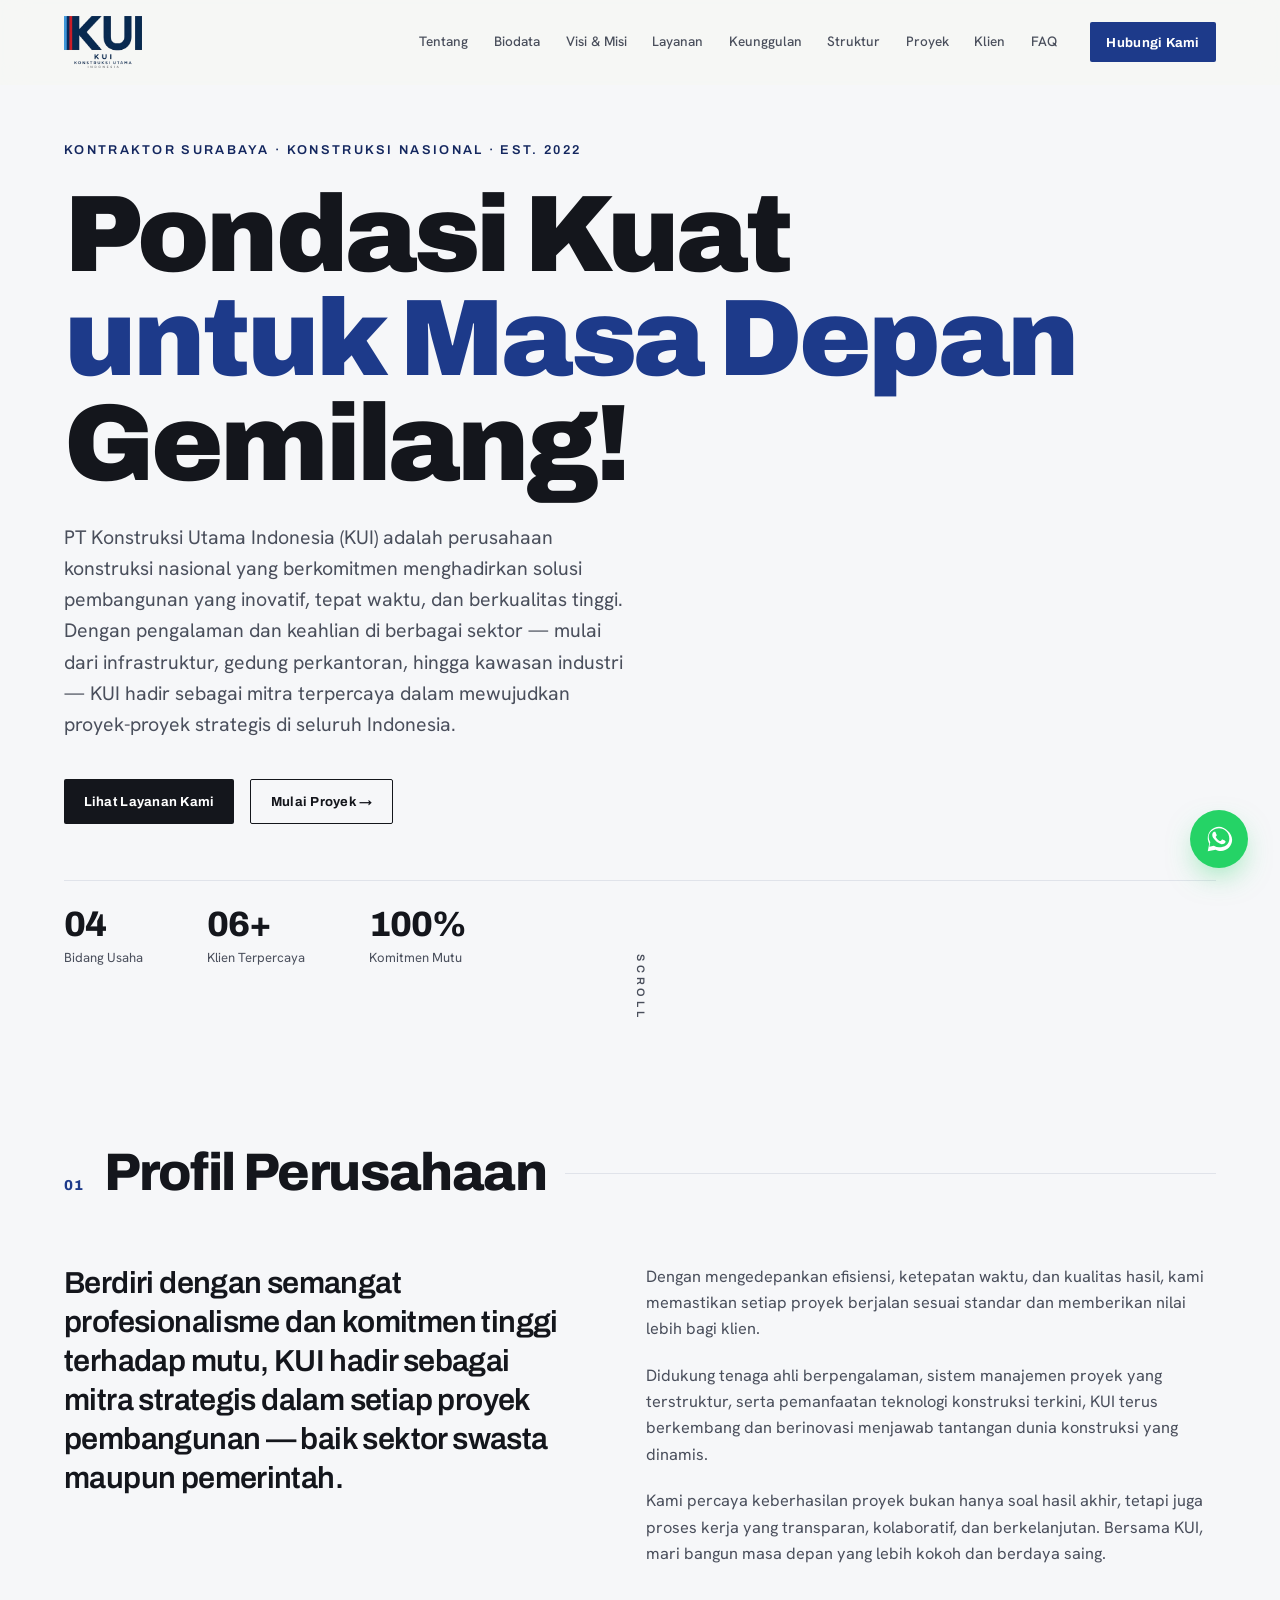
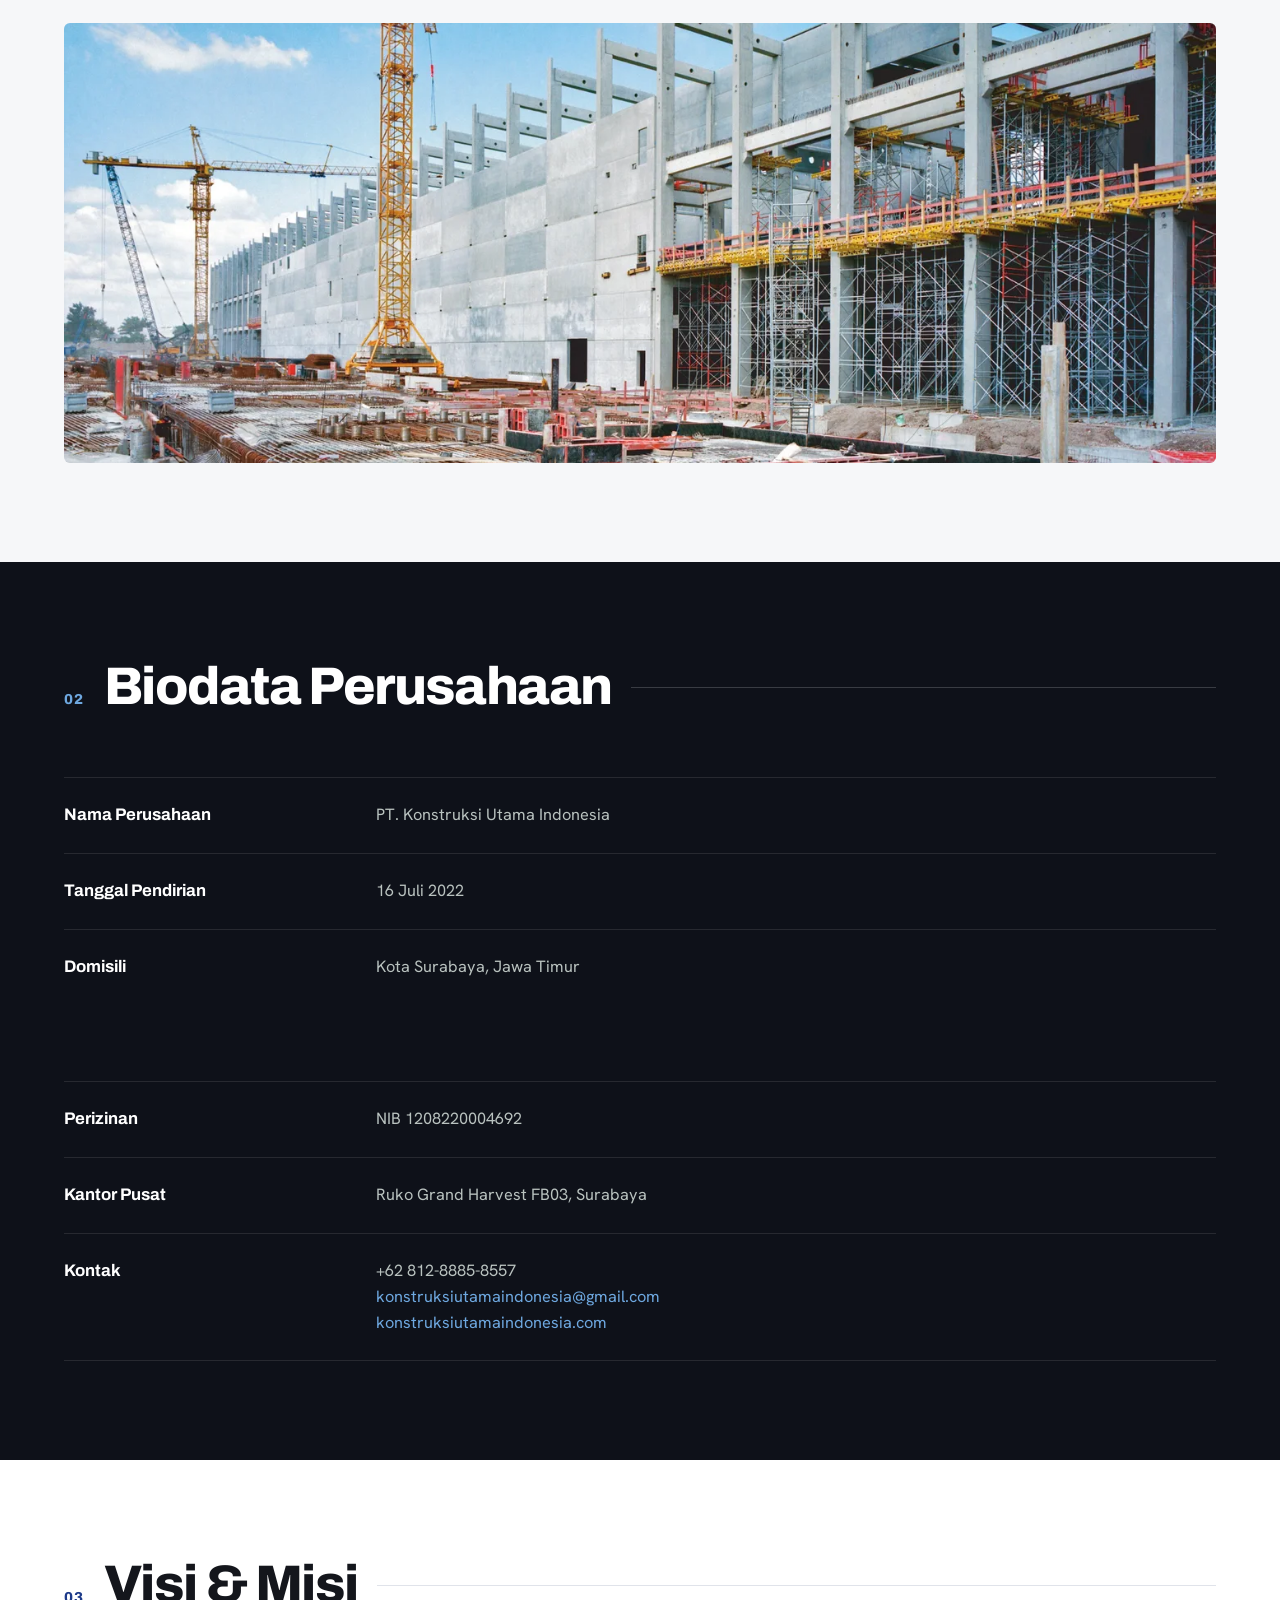
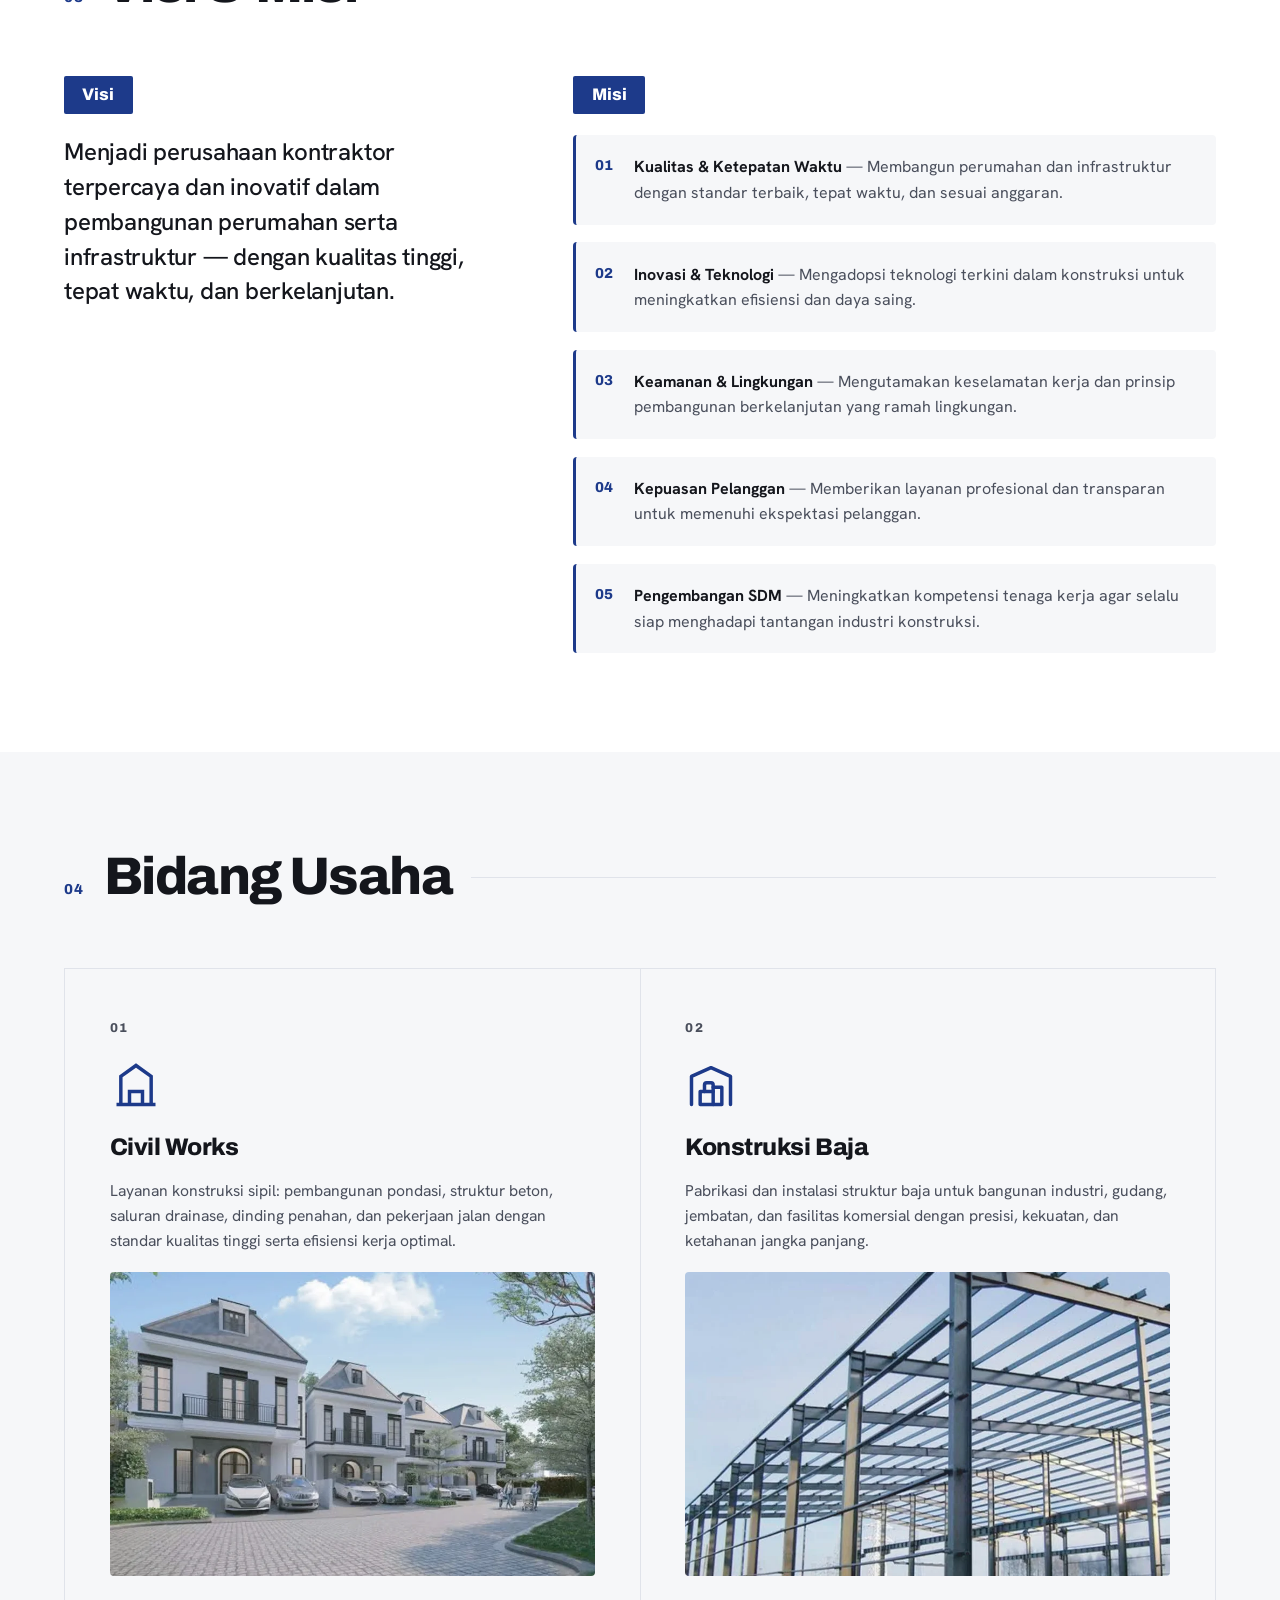
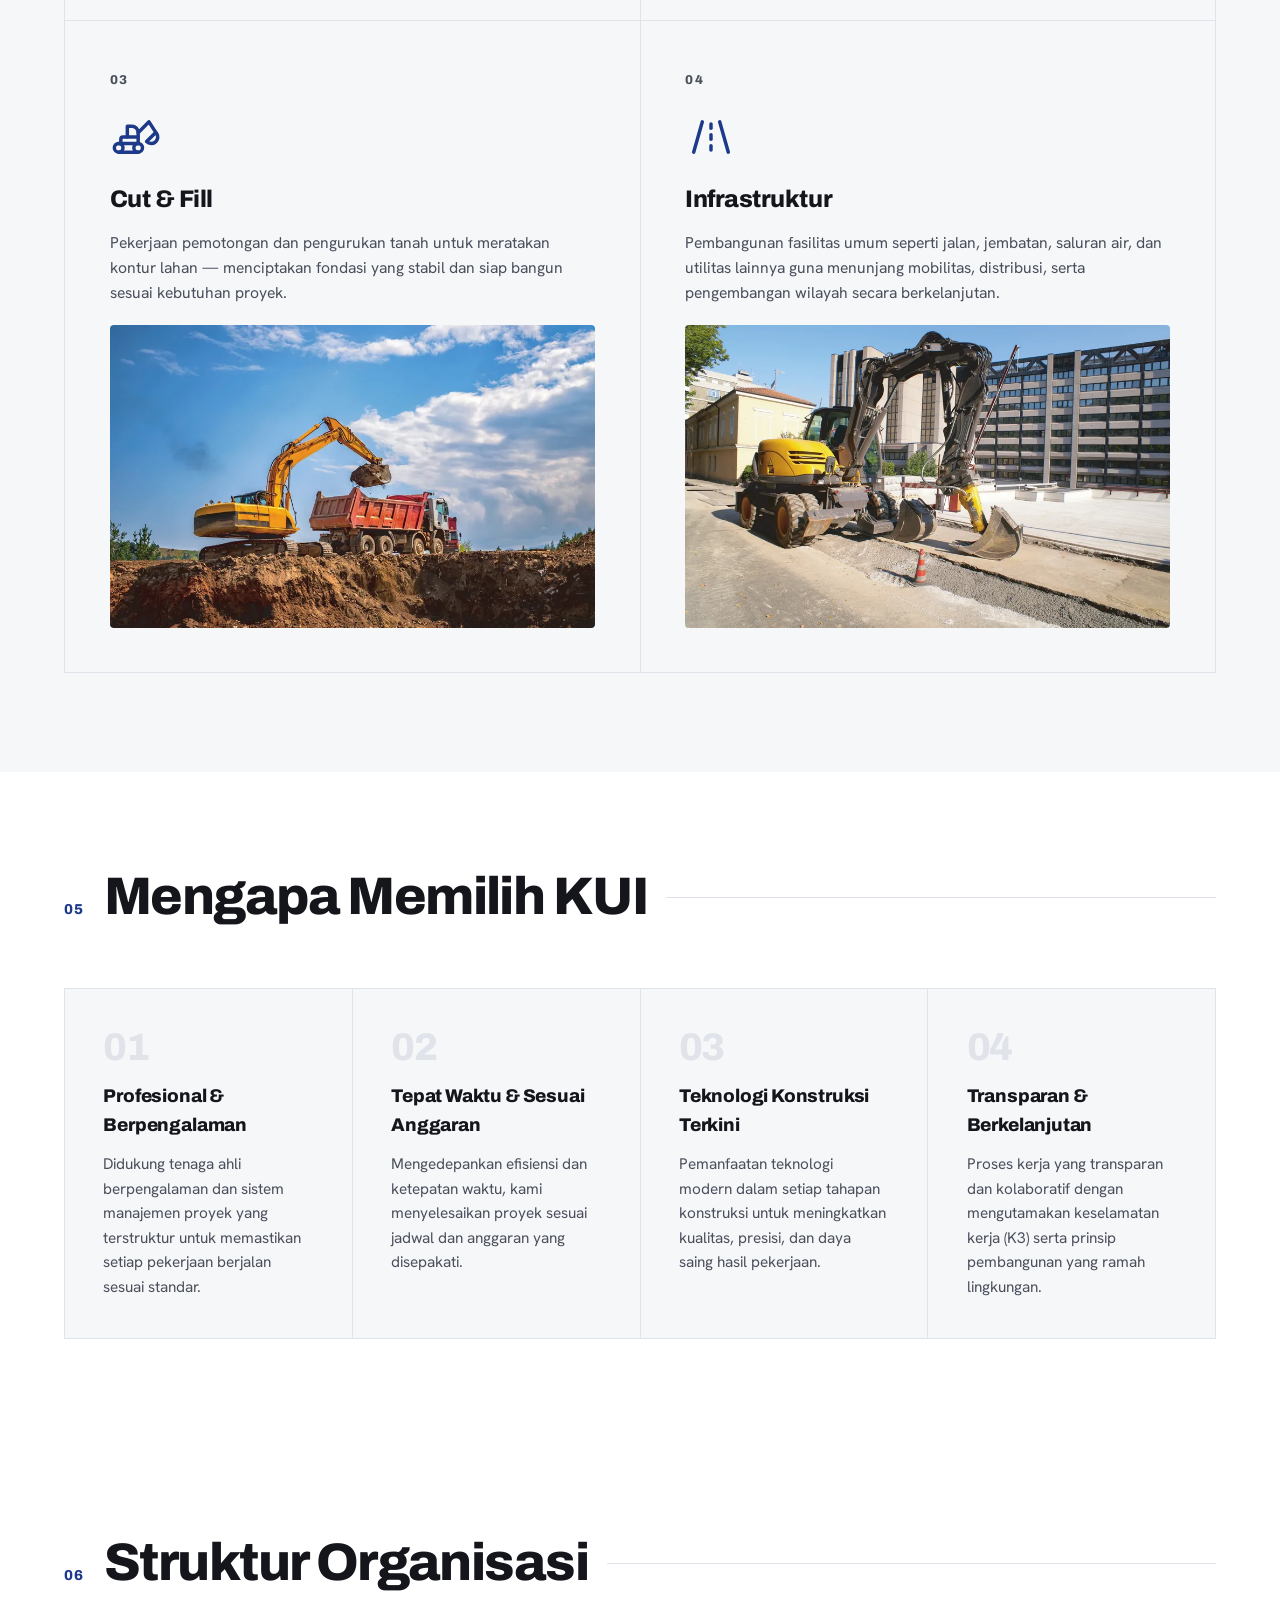
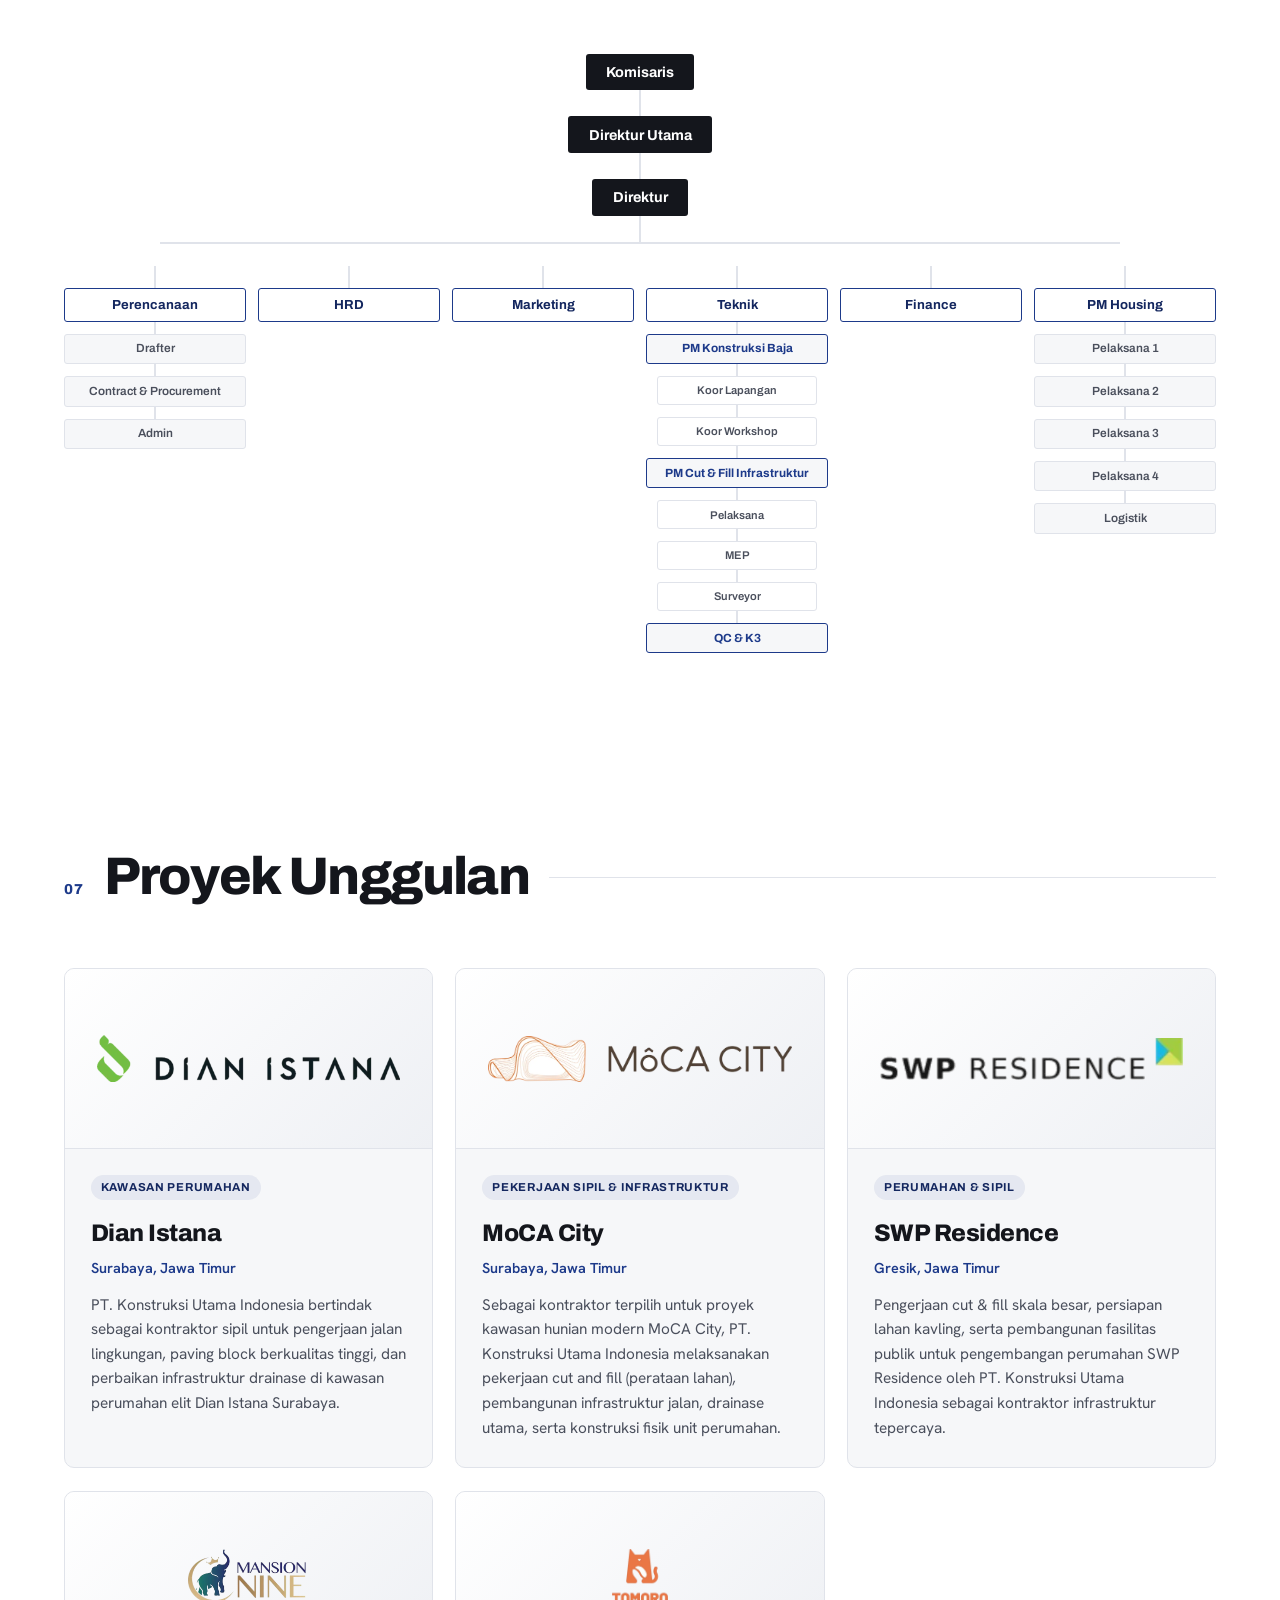
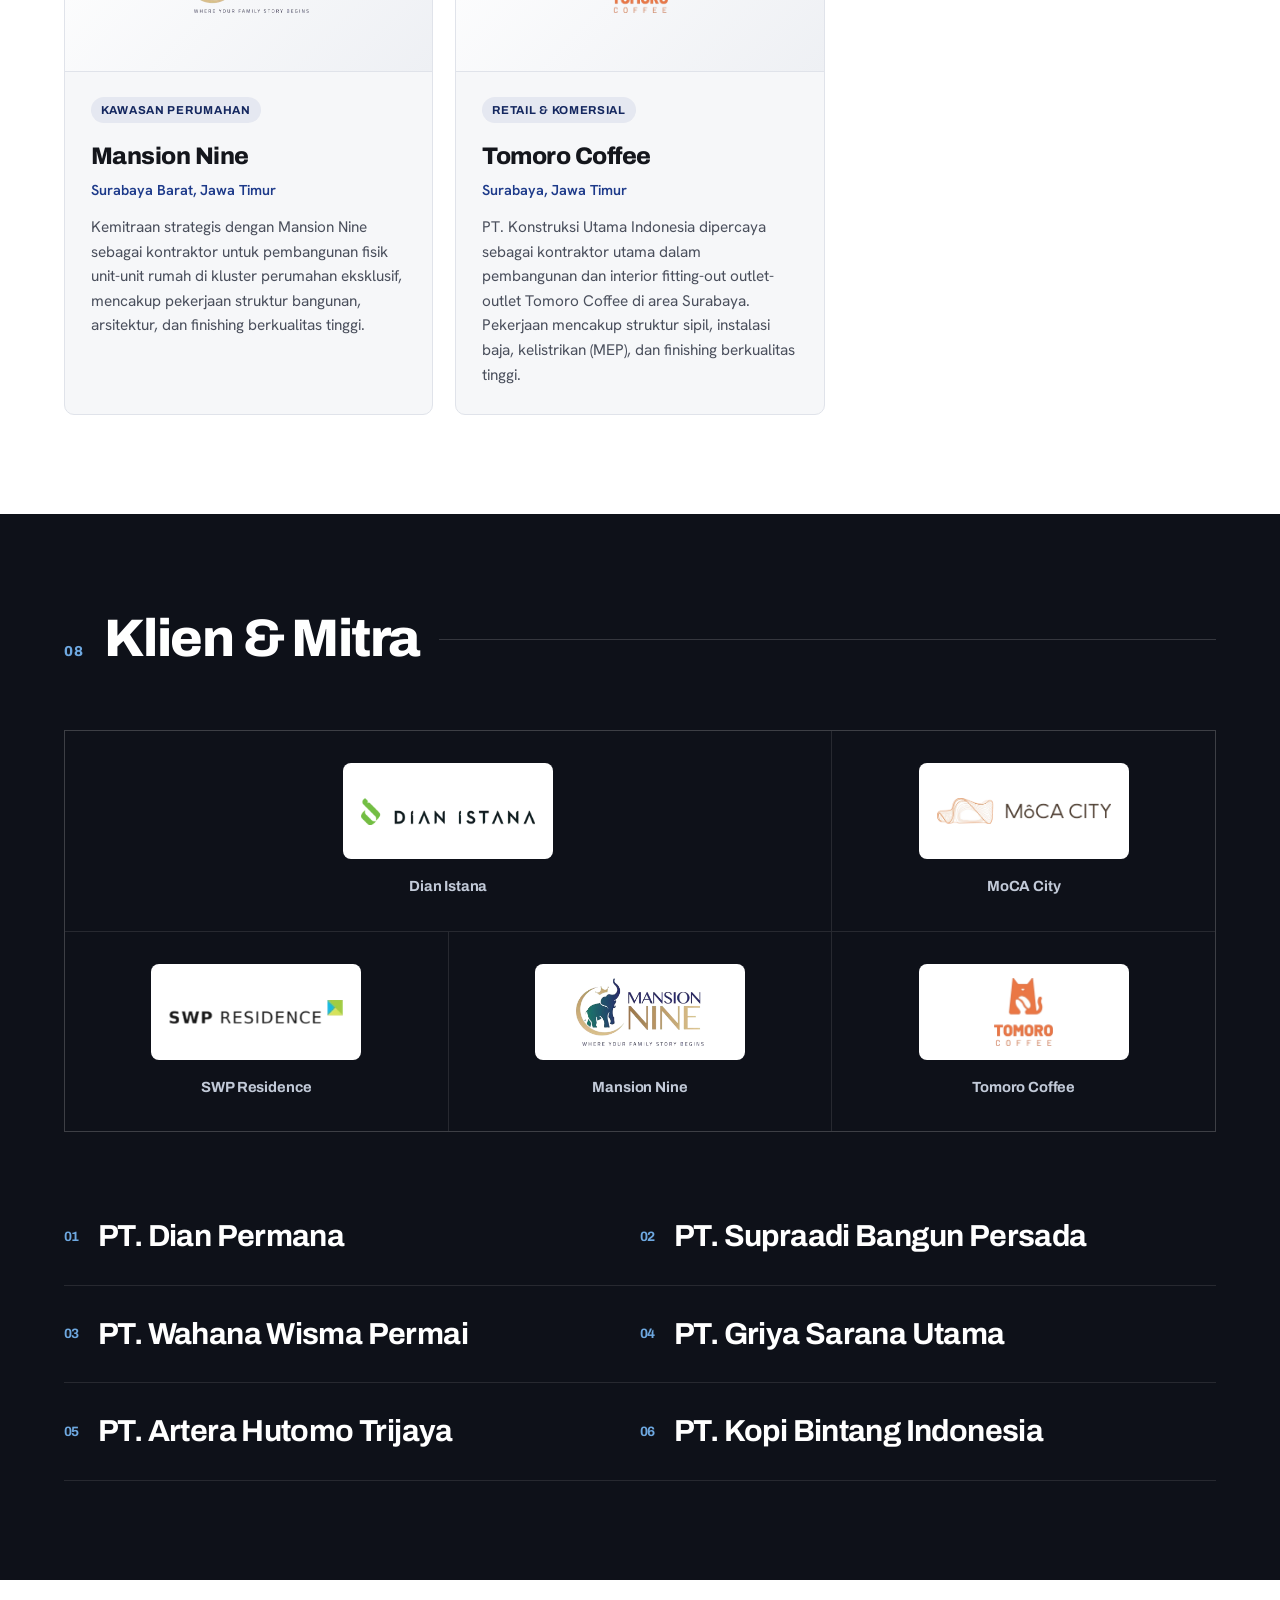
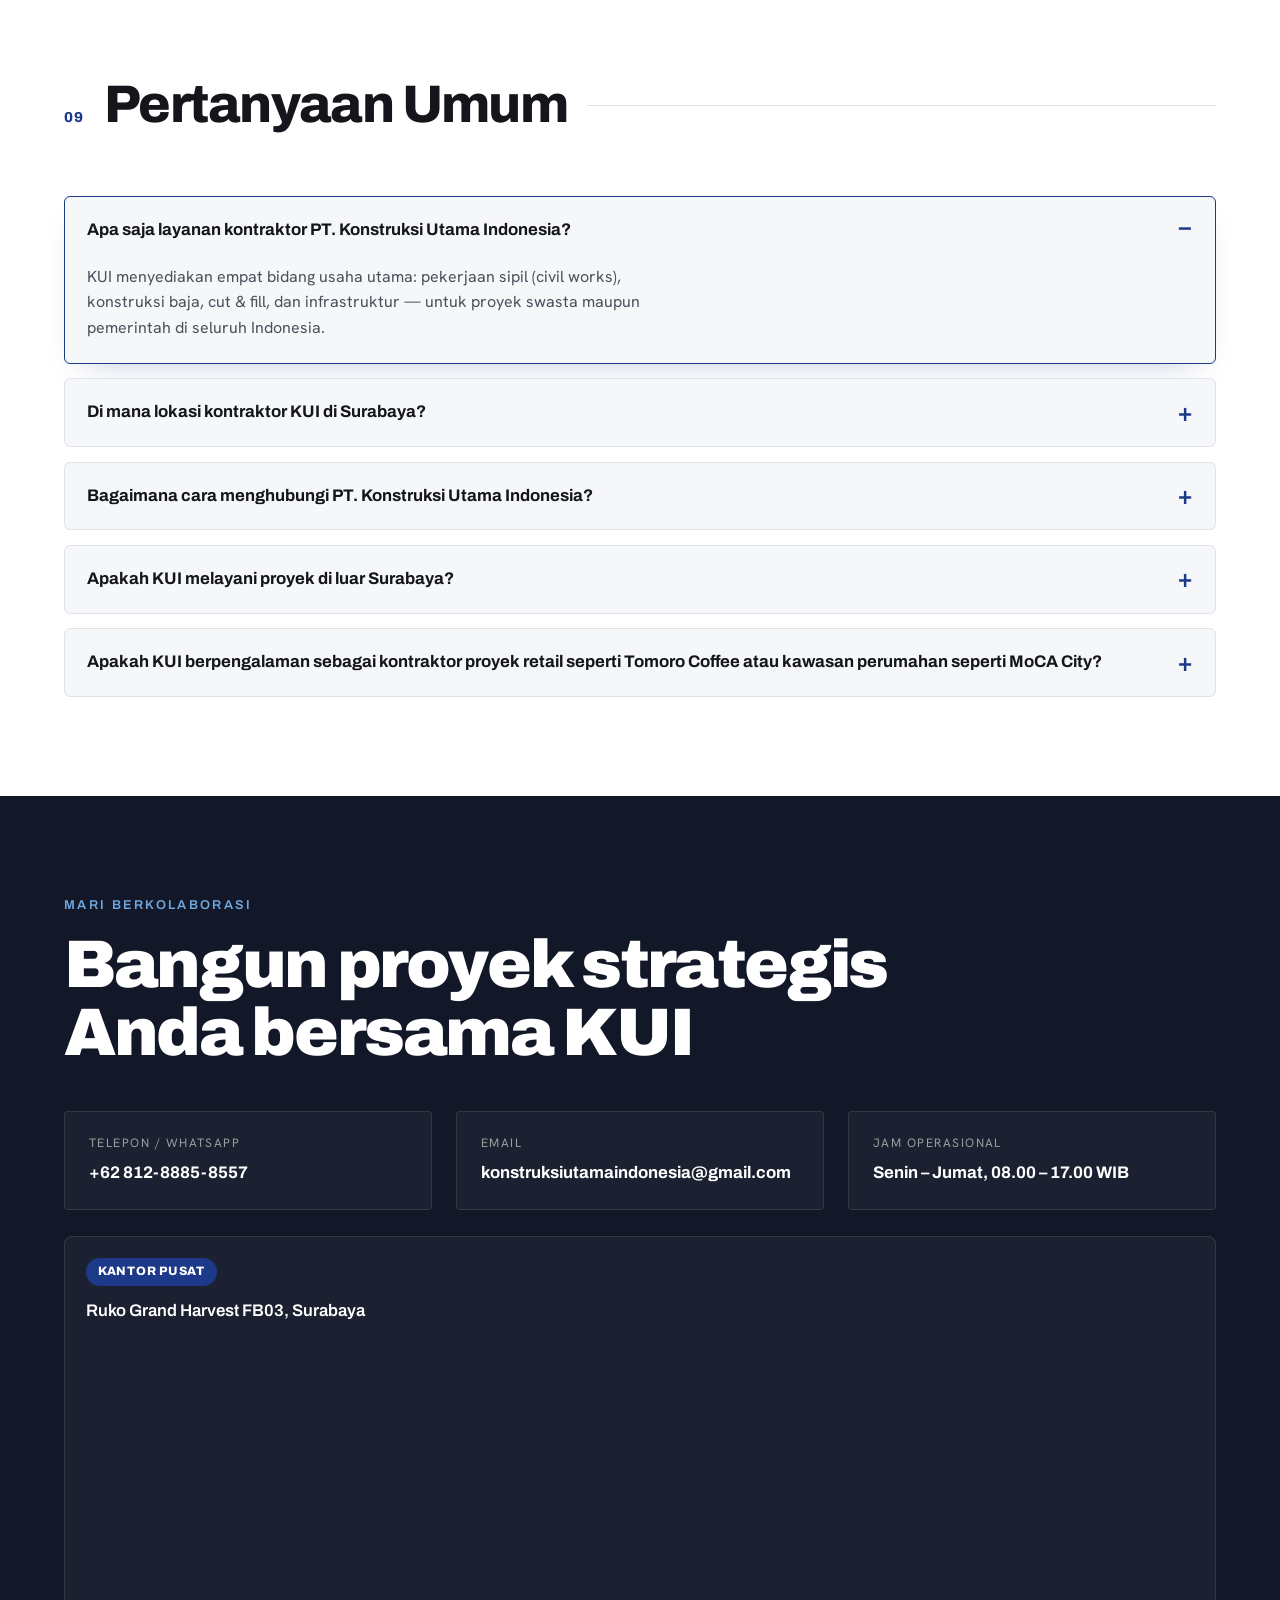
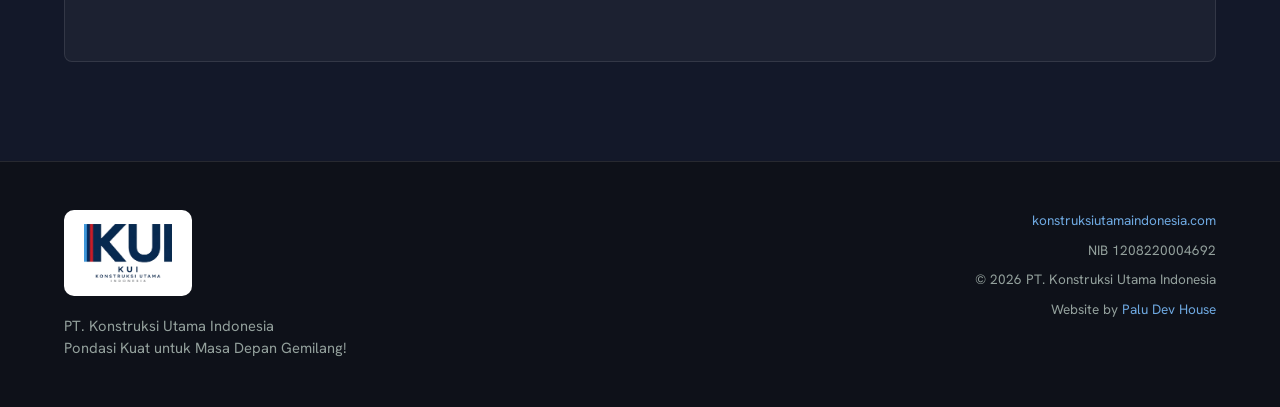
<file: index.html>
<!DOCTYPE html>
<html lang="id">
<head>
  <meta charset="UTF-8" />
  <meta name="viewport" content="width=device-width, initial-scale=1.0" />

  <!-- ============ PRIMARY SEO ============ -->
  <title>Kontraktor Surabaya — PT. Konstruksi Utama Indonesia (KUI) | Jasa Konstruksi, Baja, Cut &amp; Fill</title>
  <meta name="description" content="PT. Konstruksi Utama Indonesia (KUI) adalah kontraktor Surabaya terpercaya untuk proyek sipil, baja, cut &amp; fill, dan infrastruktur. Kontraktor utama proyek strategis seperti Tomoro Coffee, MoCA City, Mansion Nine, Dian Istana, dan SWP Residence." />
  <meta name="keywords" content="kontraktor surabaya, jasa konstruksi surabaya, kontraktor baja surabaya, kontraktor indonesia, jasa cut and fill surabaya, kontraktor sipil surabaya, kontraktor infrastruktur, konstruksi baja, PT Konstruksi Utama Indonesia, KUI, kontraktor tomoro coffee, kontraktor moca city, kontraktor utama kui, kontraktor bangunan komersial" />
  <meta name="author" content="PT. Konstruksi Utama Indonesia" />
  <meta name="robots" content="index, follow, max-snippet:-1, max-image-preview:large, max-video-preview:-1" />
  <link rel="canonical" href="https://www.konstruksiutamaindonesia.com/" />

  <!-- ============ GEO TARGETING ============ -->
  <meta name="geo.region" content="ID-JI" />
  <meta name="geo.placename" content="Surabaya, Jawa Timur" />
  <meta name="geo.position" content="-7.3309516;112.6897683" />
  <meta name="ICBM" content="-7.3309516, 112.6897683" />

  <!-- ============ OPEN GRAPH / SOCIAL ============ -->
  <meta property="og:type" content="website" />
  <meta property="og:site_name" content="PT. Konstruksi Utama Indonesia" />
  <meta property="og:title" content="Kontraktor Surabaya — PT. Konstruksi Utama Indonesia (KUI)" />
  <meta property="og:description" content="PT. Konstruksi Utama Indonesia (KUI) adalah kontraktor Surabaya terpercaya untuk proyek sipil, baja, cut &amp; fill, dan infrastruktur. Kontraktor utama proyek strategis seperti Tomoro Coffee, MoCA City, Mansion Nine, Dian Istana, dan SWP Residence." />
  <meta property="og:url" content="https://www.konstruksiutamaindonesia.com/" />
  <meta property="og:image" content="https://www.konstruksiutamaindonesia.com/assets/og-image.jpg?v=3" />
  <meta property="og:image:width" content="1200" />
  <meta property="og:image:height" content="630" />
  <meta property="og:image:type" content="image/jpeg" />
  <meta property="og:locale" content="id_ID" />
  <meta name="twitter:card" content="summary_large_image" />
  <meta name="twitter:title" content="Kontraktor Surabaya — PT. Konstruksi Utama Indonesia (KUI)" />
  <meta name="twitter:description" content="PT. Konstruksi Utama Indonesia (KUI) adalah kontraktor Surabaya terpercaya untuk proyek sipil, baja, cut &amp; fill, dan infrastruktur. Kontraktor utama proyek strategis seperti Tomoro Coffee, MoCA City, Mansion Nine, Dian Istana, dan SWP Residence." />
  <meta name="twitter:image" content="https://www.konstruksiutamaindonesia.com/assets/og-image.jpg?v=3" />

  <meta name="theme-color" content="#1d3a8a" />
  <link rel="icon" href="assets/favicon.ico?v=2" sizes="any" />
  <link rel="icon" type="image/png" sizes="32x32" href="assets/favicon-32x32.png?v=2" />
  <link rel="icon" type="image/png" sizes="16x16" href="assets/favicon-16x16.png?v=2" />
  <link rel="apple-touch-icon" href="assets/apple-touch-icon.png?v=2" />

  <!-- ============ FONTS ============ -->
  <link rel="preconnect" href="https://fonts.googleapis.com" />
  <link rel="preconnect" href="https://fonts.gstatic.com" crossorigin />
  <link href="https://fonts.googleapis.com/css2?family=Archivo:wght@500;600;700;800;900&family=Hanken+Grotesk:wght@400;500;600;700&display=swap" rel="stylesheet" />
  <link rel="preload" as="image" href="assets/kui-logo-mark.webp" type="image/webp" />
  <link rel="stylesheet" href="styles.css" />

  <!-- ============ STRUCTURED DATA (SEO + GEO) ============ -->
  <script type="application/ld+json">
  {
    "@context": "https://schema.org",
    "@type": "GeneralContractor",
    "@id": "https://www.konstruksiutamaindonesia.com/#organization",
    "name": "PT. Konstruksi Utama Indonesia",
    "alternateName": "KUI",
    "url": "https://www.konstruksiutamaindonesia.com/",
    "logo": "https://www.konstruksiutamaindonesia.com/assets/kui-logo.webp",
    "image": "https://www.konstruksiutamaindonesia.com/assets/og-image.jpg?v=3",
    "description": "PT. Konstruksi Utama Indonesia (KUI) adalah kontraktor Surabaya terpercaya. Kami bertindak sebagai kontraktor utama untuk pembangunan outlet Tomoro Coffee, kawasan hunian MoCA City, Mansion Nine, Dian Istana, dan SWP Residence, menyediakan jasa konstruksi sipil, baja, cut & fill, dan infrastruktur.",
    "slogan": "Pondasi Kuat untuk Masa Depan Gemilang!",
    "telephone": "+6281288858557",
    "email": "konstruksiutamaindonesia@gmail.com",
    "foundingDate": "2022-07-16",
    "address": {
      "@type": "PostalAddress",
      "streetAddress": "Ruko Grand Harvest FB03",
      "addressLocality": "Surabaya",
      "addressRegion": "Jawa Timur",
      "addressCountry": "ID"
    },
    "geo": { "@type": "GeoCoordinates", "latitude": -7.3309516, "longitude": 112.6897683 },
    "hasMap": "https://www.google.com/maps/place/Grand+Harvest/@-7.3309516,112.6897683,17z",
    "areaServed": [
      { "@type": "City", "name": "Surabaya" },
      { "@type": "State", "name": "Jawa Timur" },
      { "@type": "Country", "name": "Indonesia" }
    ],
    "openingHoursSpecification": [
      {
        "@type": "OpeningHoursSpecification",
        "dayOfWeek": ["Monday", "Tuesday", "Wednesday", "Thursday", "Friday"],
        "opens": "08:00",
        "closes": "17:00"
      }
    ],
    "identifier": { "@type": "PropertyValue", "name": "NIB", "value": "1208220004692" },
    "knowsAbout": ["Pekerjaan sipil", "Konstruksi baja", "Cut and fill", "Infrastruktur", "Pembangunan perumahan"],
    "workPerformed": [
      {
        "@type": "CreativeWork",
        "name": "Pembangunan Outlet Tomoro Coffee",
        "description": "Pekerjaan sipil, baja, dan interior fitting-out untuk retail coffee shop Tomoro Coffee oleh PT. Konstruksi Utama Indonesia.",
        "locationCreated": { "@type": "Place", "name": "Surabaya, Jawa Timur" }
      },
      {
        "@type": "CreativeWork",
        "name": "Pengembangan Kawasan MoCA City",
        "description": "Pekerjaan cut and fill, infrastruktur jalan, drainase utama, dan konstruksi fisik unit perumahan MoCA City oleh PT. Konstruksi Utama Indonesia.",
        "locationCreated": { "@type": "Place", "name": "Surabaya, Jawa Timur" }
      },
      {
        "@type": "CreativeWork",
        "name": "Pembangunan Rumah Mansion Nine",
        "description": "Pembangunan fisik unit-unit rumah di kluster perumahan eksklusif Mansion Nine oleh PT. Konstruksi Utama Indonesia, mencakup pekerjaan struktur bangunan, arsitektur, dan finishing (tidak termasuk infrastruktur kawasan).",
        "locationCreated": { "@type": "Place", "name": "Surabaya Barat, Jawa Timur" }
      }
    ],
    "makesOffer": [
      { "@type": "Offer", "itemOffered": { "@type": "Service", "name": "Civil Works", "description": "Konstruksi sipil: pondasi, struktur beton, drainase, dinding penahan, dan pekerjaan jalan." } },
      { "@type": "Offer", "itemOffered": { "@type": "Service", "name": "Konstruksi Baja", "description": "Pabrikasi dan instalasi struktur baja untuk bangunan industri, gudang, jembatan, dan fasilitas komersial." } },
      { "@type": "Offer", "itemOffered": { "@type": "Service", "name": "Cut & Fill", "description": "Pemotongan dan pengurukan tanah untuk meratakan kontur lahan dan menciptakan fondasi yang stabil." } },
      { "@type": "Offer", "itemOffered": { "@type": "Service", "name": "Infrastruktur", "description": "Pembangunan jalan, jembatan, saluran air, dan utilitas untuk pengembangan wilayah." } }
    ]
  }
  </script>
  <script type="application/ld+json">
  {
    "@context": "https://schema.org",
    "@type": "FAQPage",
    "mainEntity": [
      { "@type": "Question", "name": "Apa saja layanan kontraktor PT. Konstruksi Utama Indonesia?", "acceptedAnswer": { "@type": "Answer", "text": "KUI menyediakan empat bidang usaha utama: pekerjaan sipil (civil works), konstruksi baja, cut & fill, dan infrastruktur untuk proyek swasta maupun pemerintah." } },
      { "@type": "Question", "name": "Di mana lokasi kontraktor KUI di Surabaya?", "acceptedAnswer": { "@type": "Answer", "text": "Kantor pusat PT. Konstruksi Utama Indonesia berada di Ruko Grand Harvest FB03, Surabaya, Jawa Timur. KUI melayani proyek di Surabaya dan seluruh Indonesia." } },
      { "@type": "Question", "name": "Bagaimana cara menghubungi PT. Konstruksi Utama Indonesia?", "acceptedAnswer": { "@type": "Answer", "text": "Anda dapat menghubungi KUI melalui telepon/WhatsApp di +62 812-8885-8557 atau email konstruksiutamaindonesia@gmail.com." } },
      { "@type": "Question", "name": "Apakah KUI melayani proyek di luar Surabaya?", "acceptedAnswer": { "@type": "Answer", "text": "Ya. Sebagai kontraktor nasional, KUI mengerjakan proyek konstruksi dan infrastruktur strategis di seluruh Indonesia." } },
      { "@type": "Question", "name": "Apakah KUI berpengalaman sebagai kontraktor proyek retail seperti Tomoro Coffee atau kawasan perumahan seperti MoCA City?", "acceptedAnswer": { "@type": "Answer", "text": "Ya, PT. Konstruksi Utama Indonesia berpengalaman luas sebagai kontraktor utama untuk outlet komersial berskala nasional seperti Tomoro Coffee, serta pengerjaan sipil, cut and fill, dan infrastruktur untuk kawasan hunian modern seperti MoCA City, Mansion Nine, Dian Istana, dan SWP Residence." } }
    ]
  }
  </script>
</head>
<body>

  <!-- ============ NAV ============ -->
  <header class="nav" id="nav">
    <a href="#hero" class="nav__brand" aria-label="PT. Konstruksi Utama Indonesia — Beranda">
      <img class="nav__logo" src="assets/kui-logo-mark.webp" width="480" height="318"
           alt="Logo PT. Konstruksi Utama Indonesia (KUI)" fetchpriority="high" decoding="async" />
    </a>
    <nav class="nav__links" aria-label="Navigasi utama">
      <a href="#tentang">Tentang</a>
      <a href="#biodata">Biodata</a>
      <a href="#visimisi">Visi &amp; Misi</a>
      <a href="#layanan">Layanan</a>
      <a href="#keunggulan">Keunggulan</a>
      <a href="#struktur">Struktur</a>
      <a href="#proyek">Proyek</a>
      <a href="#klien">Klien</a>
      <a href="#faq">FAQ</a>
    </nav>
    <a href="#kontak" class="btn btn--nav">Hubungi Kami</a>
    <button class="nav__toggle" id="navToggle" aria-label="Buka menu" aria-expanded="false">
      <span></span><span></span><span></span>
    </button>
  </header>

  <!-- ============ HERO ============ -->
  <section class="hero" id="hero">
    <div class="hero__inner">
      <p class="hero__eyebrow reveal">Kontraktor Surabaya · Konstruksi Nasional · Est. 2022</p>
      <h1 class="hero__title">
        <span class="reveal" style="--d:.05s">Pondasi Kuat</span>
        <span class="reveal hero__title-accent" style="--d:.15s">untuk Masa Depan</span>
        <span class="reveal" style="--d:.25s">Gemilang!</span>
      </h1>
      <p class="hero__lead reveal" style="--d:.35s">
        PT Konstruksi Utama Indonesia (KUI) adalah perusahaan konstruksi nasional yang berkomitmen
        menghadirkan solusi pembangunan yang inovatif, tepat waktu, dan berkualitas tinggi. Dengan
        pengalaman dan keahlian di berbagai sektor — mulai dari infrastruktur, gedung perkantoran,
        hingga kawasan industri — KUI hadir sebagai mitra terpercaya dalam mewujudkan proyek-proyek
        strategis di seluruh Indonesia.
      </p>
      <div class="hero__actions reveal" style="--d:.45s">
        <a href="#layanan" class="btn btn--solid">Lihat Layanan Kami</a>
        <a href="#kontak" class="btn btn--ghost">Mulai Proyek &rarr;</a>
      </div>
      <div class="hero__stats reveal" style="--d:.55s">
        <div class="stat"><span class="stat__num">04</span><span class="stat__label">Bidang Usaha</span></div>
        <div class="stat"><span class="stat__num">06+</span><span class="stat__label">Klien Terpercaya</span></div>
        <div class="stat"><span class="stat__num">100%</span><span class="stat__label">Komitmen Mutu</span></div>
      </div>
    </div>
    <span class="hero__scroll" aria-hidden="true">SCROLL</span>
  </section>

  <!-- ============ TENTANG ============ -->
  <section class="section section--about" id="tentang">
    <div class="section__head">
      <span class="section__index">01</span>
      <h2 class="section__title reveal">Profil Perusahaan</h2>
      <span class="rule" aria-hidden="true"></span>
    </div>
    <div class="about__grid">
      <div class="about__lead reveal">
        <p>Berdiri dengan semangat profesionalisme dan komitmen tinggi terhadap mutu, KUI hadir sebagai mitra strategis dalam setiap proyek pembangunan — baik sektor swasta maupun pemerintah.</p>
      </div>
      <div class="about__cols">
        <p class="reveal" style="--d:.1s">Dengan mengedepankan efisiensi, ketepatan waktu, dan kualitas hasil, kami
        memastikan setiap proyek berjalan sesuai standar dan memberikan nilai lebih bagi klien.</p>
        <p class="reveal" style="--d:.2s">Didukung tenaga ahli berpengalaman, sistem manajemen proyek yang terstruktur,
        serta pemanfaatan teknologi konstruksi terkini, KUI terus berkembang dan berinovasi menjawab
        tantangan dunia konstruksi yang dinamis.</p>
        <p class="reveal" style="--d:.3s">Kami percaya keberhasilan proyek bukan hanya soal hasil akhir, tetapi juga proses
        kerja yang transparan, kolaboratif, dan berkelanjutan. Bersama KUI, mari bangun masa depan
        yang lebih kokoh dan berdaya saing.</p>
      </div>
    </div>
    <figure class="about__media reveal" style="--d:.2s">
      <img src="assets/img/site-panorama.webp" alt="Proyek konstruksi PT. Konstruksi Utama Indonesia" width="1400" height="1259" loading="lazy" decoding="async" />
    </figure>
  </section>

  <!-- ============ BIODATA ============ -->
  <section class="section section--dark" id="biodata">
    <div class="section__head">
      <span class="section__index">02</span>
      <h2 class="section__title reveal">Biodata Perusahaan</h2>
      <span class="rule rule--light" aria-hidden="true"></span>
    </div>
    <dl class="biodata">
      <div class="biodata__row reveal">
        <dt>Nama Perusahaan</dt>
        <dd>PT. Konstruksi Utama Indonesia</dd>
      </div>
      <div class="biodata__row reveal" style="--d:.05s">
        <dt>Tanggal Pendirian</dt>
        <dd>16 Juli 2022</dd>
      </div>
      <div class="biodata__row reveal" style="--d:.15s">
        <dt>Domisili</dt>
        <dd>Kota Surabaya, Jawa Timur</dd>
      </div>
      <div class="biodata__row reveal" style="--d:.2s">
        <dt>Kegiatan Usaha</dt>
        <dd>Jasa konstruksi meliputi pekerjaan sipil, konstruksi baja, cut &amp; fill, dan infrastruktur.</dd>
      </div>
      <div class="biodata__row reveal" style="--d:.25s">
        <dt>Perizinan</dt>
        <dd>NIB 1208220004692</dd>
      </div>
      <div class="biodata__row reveal" style="--d:.3s">
        <dt>Kantor Pusat</dt>
        <dd>Ruko Grand Harvest FB03, Surabaya</dd>
      </div>
      <div class="biodata__row reveal" style="--d:.35s">
        <dt>Kontak</dt>
        <dd>
          +62 812-8885-8557<br />
          <a href="mailto:konstruksiutamaindonesia@gmail.com">konstruksiutamaindonesia@gmail.com</a><br />
          <a href="https://www.konstruksiutamaindonesia.com" target="_blank" rel="noopener">konstruksiutamaindonesia.com</a>
        </dd>
      </div>
    </dl>
  </section>

  <!-- ============ VISI MISI ============ -->
  <section class="section section--vm" id="visimisi">
    <div class="section__head">
      <span class="section__index">03</span>
      <h2 class="section__title reveal">Visi &amp; Misi</h2>
      <span class="rule" aria-hidden="true"></span>
    </div>
    <div class="vm">
      <div class="vm__visi reveal">
        <span class="vm__tag">Visi</span>
        <p>Menjadi perusahaan kontraktor terpercaya dan inovatif dalam pembangunan perumahan serta
        infrastruktur — dengan kualitas tinggi, tepat waktu, dan berkelanjutan.</p>
      </div>
      <div class="vm__misi">
        <span class="vm__tag vm__tag--blue reveal">Misi</span>
        <ol class="vm__list">
          <li class="reveal" style="--d:.05s"><strong>Kualitas &amp; Ketepatan Waktu</strong> — Membangun perumahan dan infrastruktur dengan standar terbaik, tepat waktu, dan sesuai anggaran.</li>
          <li class="reveal" style="--d:.1s"><strong>Inovasi &amp; Teknologi</strong> — Mengadopsi teknologi terkini dalam konstruksi untuk meningkatkan efisiensi dan daya saing.</li>
          <li class="reveal" style="--d:.15s"><strong>Keamanan &amp; Lingkungan</strong> — Mengutamakan keselamatan kerja dan prinsip pembangunan berkelanjutan yang ramah lingkungan.</li>
          <li class="reveal" style="--d:.2s"><strong>Kepuasan Pelanggan</strong> — Memberikan layanan profesional dan transparan untuk memenuhi ekspektasi pelanggan.</li>
          <li class="reveal" style="--d:.25s"><strong>Pengembangan SDM</strong> — Meningkatkan kompetensi tenaga kerja agar selalu siap menghadapi tantangan industri konstruksi.</li>
        </ol>
      </div>
    </div>
  </section>

  <!-- ============ LAYANAN / BIDANG USAHA ============ -->
  <section class="section section--services" id="layanan">
    <div class="section__head">
      <span class="section__index">04</span>
      <h2 class="section__title reveal">Bidang Usaha</h2>
      <span class="rule" aria-hidden="true"></span>
    </div>
    <div class="services">
      <article class="service reveal">
        <span class="service__num">01</span>
        <div class="service__icon" aria-hidden="true">
          <svg viewBox="0 0 24 24" fill="none" stroke="currentColor" stroke-width="1.6"><path d="M3 21h18M5 21V8l7-5 7 5v13M9 21v-6h6v6"/></svg>
        </div>
        <h3>Civil Works</h3>
        <p>Layanan konstruksi sipil: pembangunan pondasi, struktur beton, saluran drainase, dinding
        penahan, dan pekerjaan jalan dengan standar kualitas tinggi serta efisiensi kerja optimal.</p>
        <figure class="service__media">
          <img src="assets/img/civil-works.webp" alt="Perumahan hasil pekerjaan konstruksi sipil" width="900" height="859" loading="lazy" decoding="async" />
        </figure>
      </article>
      <article class="service reveal" style="--d:.1s">
        <span class="service__num">02</span>
        <div class="service__icon" aria-hidden="true">
          <svg viewBox="0 0 24 24" fill="none" stroke="currentColor" stroke-width="1.6" stroke-linecap="round" stroke-linejoin="round"><path d="M3 21v-13l9 -4l9 4v13"/><path d="M13 13h4v8h-10v-6h6"/><path d="M13 21v-9a1 1 0 0 0 -1 -1h-2a1 1 0 0 0 -1 1v3"/></svg>
        </div>
        <h3>Konstruksi Baja</h3>
        <p>Pabrikasi dan instalasi struktur baja untuk bangunan industri, gudang, jembatan, dan
        fasilitas komersial dengan presisi, kekuatan, dan ketahanan jangka panjang.</p>
        <figure class="service__media">
          <img src="assets/img/konstruksi-baja.webp" alt="Struktur baja bangunan industri" width="900" height="600" loading="lazy" decoding="async" />
        </figure>
      </article>
      <article class="service reveal" style="--d:.2s">
        <span class="service__num">03</span>
        <div class="service__icon" aria-hidden="true">
          <svg viewBox="0 0 24 24" fill="none" stroke="currentColor" stroke-width="1.6" stroke-linecap="round" stroke-linejoin="round"><path d="M2 17a2 2 0 1 0 4 0a2 2 0 1 0 -4 0"/><path d="M11 17a2 2 0 1 0 4 0a2 2 0 1 0 -4 0"/><path d="M13 19l-9 0"/><path d="M4 15l9 0"/><path d="M8 12v-5h2a3 3 0 0 1 3 3v5"/><path d="M5 15v-2a1 1 0 0 1 1 -1h7"/><path d="M21.12 9.88l-3.12 -4.88l-5 5"/><path d="M21.12 9.88a3 3 0 0 1 -2.12 5.12a3 3 0 0 1 -2.12 -.88l4.24 -4.24"/></svg>
        </div>
        <h3>Cut &amp; Fill</h3>
        <p>Pekerjaan pemotongan dan pengurukan tanah untuk meratakan kontur lahan — menciptakan
        fondasi yang stabil dan siap bangun sesuai kebutuhan proyek.</p>
        <figure class="service__media">
          <img src="assets/img/cut-fill.webp" alt="Pekerjaan cut and fill dengan alat berat" width="900" height="610" loading="lazy" decoding="async" />
        </figure>
      </article>
      <article class="service reveal" style="--d:.3s">
        <span class="service__num">04</span>
        <div class="service__icon" aria-hidden="true">
          <svg viewBox="0 0 24 24" fill="none" stroke="currentColor" stroke-width="1.6" stroke-linecap="round" stroke-linejoin="round"><path d="M4 19l4 -14"/><path d="M16 5l4 14"/><path d="M12 8v-2"/><path d="M12 13v-2"/><path d="M12 18v-2"/></svg>
        </div>
        <h3>Infrastruktur</h3>
        <p>Pembangunan fasilitas umum seperti jalan, jembatan, saluran air, dan utilitas lainnya
        guna menunjang mobilitas, distribusi, serta pengembangan wilayah secara berkelanjutan.</p>
        <figure class="service__media">
          <img src="assets/img/infrastruktur.webp" alt="Pekerjaan infrastruktur jalan" width="900" height="634" loading="lazy" decoding="async" />
        </figure>
      </article>
    </div>
  </section>

  <!-- ============ MENGAPA MEMILIH KAMI ============ -->
  <section class="section section--whyus" id="keunggulan">
    <div class="section__head">
      <span class="section__index">05</span>
      <h2 class="section__title reveal">Mengapa Memilih KUI</h2>
      <span class="rule" aria-hidden="true"></span>
    </div>
    <div class="whyus">
      <article class="whyus__item reveal">
        <span class="whyus__num">01</span>
        <h3>Profesional &amp; Berpengalaman</h3>
        <p>Didukung tenaga ahli berpengalaman dan sistem manajemen proyek yang terstruktur untuk
        memastikan setiap pekerjaan berjalan sesuai standar.</p>
      </article>
      <article class="whyus__item reveal" style="--d:.1s">
        <span class="whyus__num">02</span>
        <h3>Tepat Waktu &amp; Sesuai Anggaran</h3>
        <p>Mengedepankan efisiensi dan ketepatan waktu, kami menyelesaikan proyek sesuai jadwal dan
        anggaran yang disepakati.</p>
      </article>
      <article class="whyus__item reveal" style="--d:.2s">
        <span class="whyus__num">03</span>
        <h3>Teknologi Konstruksi Terkini</h3>
        <p>Pemanfaatan teknologi modern dalam setiap tahapan konstruksi untuk meningkatkan kualitas,
        presisi, dan daya saing hasil pekerjaan.</p>
      </article>
      <article class="whyus__item reveal" style="--d:.3s">
        <span class="whyus__num">04</span>
        <h3>Transparan &amp; Berkelanjutan</h3>
        <p>Proses kerja yang transparan dan kolaboratif dengan mengutamakan keselamatan kerja (K3)
        serta prinsip pembangunan yang ramah lingkungan.</p>
      </article>
    </div>
  </section>

  <!-- ============ STRUKTUR ORGANISASI ============ -->
  <section class="section section--org" id="struktur">
    <div class="section__head">
      <span class="section__index">06</span>
      <h2 class="section__title reveal">Struktur Organisasi</h2>
      <span class="rule" aria-hidden="true"></span>
    </div>

    <!-- Org tree: vertical exec chain → one row of divisions → teams stack vertically (no horizontal scroll) -->
    <div class="tree reveal" aria-label="Struktur organisasi PT. Konstruksi Utama Indonesia">
      <div class="tree__top">
        <span class="tree__node tree__node--exec">Komisaris</span>
        <span class="tree__v" aria-hidden="true"></span>
        <span class="tree__node tree__node--exec">Direktur Utama</span>
        <span class="tree__v" aria-hidden="true"></span>
        <span class="tree__node tree__node--exec">Direktur</span>
        <span class="tree__v" aria-hidden="true"></span>
      </div>

      <div class="tree__row">
        <div class="tree__branch">
          <span class="tree__node tree__node--div">Perencanaan</span>
          <ul class="tree__stack">
            <li><span class="tree__leaf">Drafter</span></li>
            <li><span class="tree__leaf">Contract &amp; Procurement</span></li>
            <li><span class="tree__leaf">Admin</span></li>
          </ul>
        </div>

        <div class="tree__branch">
          <span class="tree__node tree__node--div">HRD</span>
        </div>

        <div class="tree__branch">
          <span class="tree__node tree__node--div">Marketing</span>
        </div>

        <div class="tree__branch">
          <span class="tree__node tree__node--div">Teknik</span>
          <ul class="tree__stack">
            <li>
              <span class="tree__leaf tree__leaf--pm">PM Konstruksi Baja</span>
              <ul class="tree__stack tree__stack--sub">
                <li><span class="tree__leaf">Koor Lapangan</span></li>
                <li><span class="tree__leaf">Koor Workshop</span></li>
              </ul>
            </li>
            <li>
              <span class="tree__leaf tree__leaf--pm">PM Cut &amp; Fill Infrastruktur</span>
              <ul class="tree__stack tree__stack--sub">
                <li><span class="tree__leaf">Pelaksana</span></li>
                <li><span class="tree__leaf">MEP</span></li>
                <li><span class="tree__leaf">Surveyor</span></li>
              </ul>
            </li>
            <li><span class="tree__leaf tree__leaf--pm">QC &amp; K3</span></li>
          </ul>
        </div>

        <div class="tree__branch">
          <span class="tree__node tree__node--div">Finance</span>
        </div>

        <div class="tree__branch">
          <span class="tree__node tree__node--div">PM Housing</span>
          <ul class="tree__stack">
            <li><span class="tree__leaf">Pelaksana 1</span></li>
            <li><span class="tree__leaf">Pelaksana 2</span></li>
            <li><span class="tree__leaf">Pelaksana 3</span></li>
            <li><span class="tree__leaf">Pelaksana 4</span></li>
            <li><span class="tree__leaf">Logistik</span></li>
          </ul>
        </div>
      </div>
    </div>
  </section>

  <!-- ============ PROYEK / PORTFOLIO ============ -->
  <section class="section section--projects" id="proyek">
    <div class="section__head">
      <span class="section__index">07</span>
      <h2 class="section__title reveal">Proyek Unggulan</h2>
      <span class="rule" aria-hidden="true"></span>
    </div>
    <div class="projects">
      <article class="project reveal">
        <div class="project__media">
          <div class="project__logo">
            <img src="assets/clients/dian-istana.webp" alt="Logo Dian Istana - Klien Proyek Perumahan PT Konstruksi Utama Indonesia" loading="lazy" decoding="async" />
          </div>
        </div>
        <div class="project__body">
          <span class="project__tag">Kawasan Perumahan</span>
          <h3 class="project__title">Dian Istana</h3>
          <p class="project__loc">Surabaya, Jawa Timur</p>
          <p class="project__desc">PT. Konstruksi Utama Indonesia bertindak sebagai kontraktor sipil untuk pengerjaan jalan lingkungan, paving block berkualitas tinggi, dan perbaikan infrastruktur drainase di kawasan perumahan elit Dian Istana Surabaya.</p>
        </div>
      </article>

      <article class="project reveal" style="--d:.1s">
        <div class="project__media">
          <div class="project__logo">
            <img src="assets/proyek/moca-city.webp" alt="Logo MoCA City - Klien Proyek Infrastruktur PT Konstruksi Utama Indonesia" loading="lazy" decoding="async" />
          </div>
        </div>
        <div class="project__body">
          <span class="project__tag">Pekerjaan Sipil &amp; Infrastruktur</span>
          <h3 class="project__title">MoCA City</h3>
          <p class="project__loc">Surabaya, Jawa Timur</p>
          <p class="project__desc">Sebagai kontraktor terpilih untuk proyek kawasan hunian modern MoCA City, PT. Konstruksi Utama Indonesia melaksanakan pekerjaan cut and fill (perataan lahan), pembangunan infrastruktur jalan, drainase utama, serta konstruksi fisik unit perumahan.</p>
        </div>
      </article>

      <article class="project reveal" style="--d:.2s">
        <div class="project__media">
          <div class="project__logo">
            <img src="assets/clients/swp-residence.webp" alt="Logo SWP Residence - Klien Proyek Infrastruktur PT Konstruksi Utama Indonesia" loading="lazy" decoding="async" />
          </div>
        </div>
        <div class="project__body">
          <span class="project__tag">Perumahan &amp; Sipil</span>
          <h3 class="project__title">SWP Residence</h3>
          <p class="project__loc">Gresik, Jawa Timur</p>
          <p class="project__desc">Pengerjaan cut &amp; fill skala besar, persiapan lahan kavling, serta pembangunan fasilitas publik untuk pengembangan perumahan SWP Residence oleh PT. Konstruksi Utama Indonesia sebagai kontraktor infrastruktur tepercaya.</p>
        </div>
      </article>

      <article class="project reveal" style="--d:.3s">
        <div class="project__media">
          <div class="project__logo">
            <img src="assets/clients/mansion-nine.webp" alt="Logo Mansion Nine - Klien Proyek Perumahan PT Konstruksi Utama Indonesia" loading="lazy" decoding="async" />
          </div>
        </div>
        <div class="project__body">
          <span class="project__tag">Kawasan Perumahan</span>
          <h3 class="project__title">Mansion Nine</h3>
          <p class="project__loc">Surabaya Barat, Jawa Timur</p>
          <p class="project__desc">Kemitraan strategis dengan Mansion Nine sebagai kontraktor untuk pembangunan fisik unit-unit rumah di kluster perumahan eksklusif, mencakup pekerjaan struktur bangunan, arsitektur, dan finishing berkualitas tinggi.</p>
        </div>
      </article>

      <article class="project reveal" style="--d:.4s">
        <div class="project__media">
          <div class="project__logo">
            <img src="assets/clients/tomoro-coffee.webp" alt="Logo Tomoro Coffee - Klien Proyek Retail PT Konstruksi Utama Indonesia" loading="lazy" decoding="async" />
          </div>
        </div>
        <div class="project__body">
          <span class="project__tag">Retail &amp; Komersial</span>
          <h3 class="project__title">Tomoro Coffee</h3>
          <p class="project__loc">Surabaya, Jawa Timur</p>
          <p class="project__desc">PT. Konstruksi Utama Indonesia dipercaya sebagai kontraktor utama dalam pembangunan dan interior fitting-out outlet-outlet Tomoro Coffee di area Surabaya. Pekerjaan mencakup struktur sipil, instalasi baja, kelistrikan (MEP), dan finishing berkualitas tinggi.</p>
        </div>
      </article>
    </div>
  </section>

  <!-- ============ KLIEN ============ -->
  <section class="section section--clients" id="klien">
    <div class="section__head">
      <span class="section__index">08</span>
      <h2 class="section__title reveal">Klien &amp; Mitra</h2>
      <span class="rule" aria-hidden="true"></span>
    </div>
    <!-- Logo wall — drop client logos into assets/clients/ (webp). Caption shows until images added. -->
    <div class="client-logos">
      <figure class="client-logo client-logo--wide reveal">
        <span class="client-logo__chip">
          <img src="assets/clients/dian-istana.webp" width="480" height="74" decoding="async" alt="Logo Dian Istana" loading="lazy" />
        </span>
        <figcaption>Dian Istana</figcaption>
      </figure>
      <figure class="client-logo reveal" style="--d:.06s">
        <span class="client-logo__chip">
          <img src="assets/proyek/moca-city.webp" width="800" height="121" decoding="async" alt="Logo MoCA City" loading="lazy" />
        </span>
        <figcaption>MoCA City</figcaption>
      </figure>
      <figure class="client-logo reveal" style="--d:.12s">
        <span class="client-logo__chip">
          <img src="assets/clients/swp-residence.webp" width="480" height="67" decoding="async" alt="Logo SWP Residence" loading="lazy" />
        </span>
        <figcaption>SWP Residence</figcaption>
      </figure>
      <figure class="client-logo reveal" style="--d:.18s">
        <span class="client-logo__chip">
          <img src="assets/clients/mansion-nine.webp" width="480" height="255" decoding="async" alt="Logo Mansion Nine" loading="lazy" />
        </span>
        <figcaption>Mansion Nine</figcaption>
      </figure>
      <figure class="client-logo reveal" style="--d:.24s">
        <span class="client-logo__chip">
          <img src="assets/clients/tomoro-coffee.webp" width="480" height="547" decoding="async" alt="Logo Tomoro Coffee" loading="lazy" />
        </span>
        <figcaption>Tomoro Coffee</figcaption>
      </figure>
    </div>

    <ul class="clients">
      <li class="client reveal"><span class="client__no">01</span>PT. Dian Permana</li>
      <li class="client reveal" style="--d:.06s"><span class="client__no">02</span>PT. Supraadi Bangun Persada</li>
      <li class="client reveal" style="--d:.12s"><span class="client__no">03</span>PT. Wahana Wisma Permai</li>
      <li class="client reveal" style="--d:.18s"><span class="client__no">04</span>PT. Griya Sarana Utama</li>
      <li class="client reveal" style="--d:.24s"><span class="client__no">05</span>PT. Artera Hutomo Trijaya</li>
      <li class="client reveal" style="--d:.3s"><span class="client__no">06</span>PT. Kopi Bintang Indonesia</li>
    </ul>
  </section>

  <!-- ============ FAQ (SEO + GEO) ============ -->
  <section class="section section--faq" id="faq">
    <div class="section__head">
      <span class="section__index">09</span>
      <h2 class="section__title reveal">Pertanyaan Umum</h2>
      <span class="rule" aria-hidden="true"></span>
    </div>
    <div class="faq">
      <details class="faq__item reveal" open>
        <summary>Apa saja layanan kontraktor PT. Konstruksi Utama Indonesia?</summary>
        <p>KUI menyediakan empat bidang usaha utama: pekerjaan sipil (civil works), konstruksi baja,
        cut &amp; fill, dan infrastruktur — untuk proyek swasta maupun pemerintah di seluruh Indonesia.</p>
      </details>
      <details class="faq__item reveal" style="--d:.06s">
        <summary>Di mana lokasi kontraktor KUI di Surabaya?</summary>
        <p>Kantor pusat kami berada di Ruko Grand Harvest FB03, Surabaya, Jawa Timur. Sebagai
        kontraktor Surabaya, KUI melayani proyek di seluruh wilayah Indonesia.</p>
      </details>
      <details class="faq__item reveal" style="--d:.12s">
        <summary>Bagaimana cara menghubungi PT. Konstruksi Utama Indonesia?</summary>
        <p>Hubungi kami melalui telepon/WhatsApp di +62 812-8885-8557 atau email
        konstruksiutamaindonesia@gmail.com. Tim kami siap membantu kebutuhan proyek Anda.</p>
      </details>
      <details class="faq__item reveal" style="--d:.18s">
        <summary>Apakah KUI melayani proyek di luar Surabaya?</summary>
        <p>Ya. Sebagai kontraktor nasional, KUI mengerjakan proyek konstruksi dan infrastruktur
        strategis di berbagai kota di seluruh Indonesia.</p>
      </details>
      <details class="faq__item reveal" style="--d:.24s">
        <summary>Apakah KUI berpengalaman sebagai kontraktor proyek retail seperti Tomoro Coffee atau kawasan perumahan seperti MoCA City?</summary>
        <p>Ya, PT. Konstruksi Utama Indonesia berpengalaman luas sebagai kontraktor utama untuk outlet komersial berskala nasional seperti Tomoro Coffee, serta pengerjaan sipil, cut and fill, dan infrastruktur untuk kawasan hunian modern seperti MoCA City, Mansion Nine, Dian Istana, dan SWP Residence.</p>
      </details>
    </div>
  </section>

  <!-- ============ KONTAK / CTA ============ -->
  <section class="section section--cta" id="kontak">
    <div class="cta__inner">
      <p class="cta__eyebrow reveal">Mari Berkolaborasi</p>
      <h2 class="cta__title reveal" style="--d:.1s">Bangun proyek strategis<br />Anda bersama KUI</h2>
      <div class="cta__contacts reveal" style="--d:.2s">
        <a class="cta__contact" href="https://wa.me/6281288858557?text=Halo%20KUI%2C%20saya%20ingin%20konsultasi%20proyek%20konstruksi." target="_blank" rel="noopener">
          <span class="cta__contact-label">Telepon / WhatsApp</span>
          <span class="cta__contact-val">+62 812-8885-8557</span>
        </a>
        <a class="cta__contact" href="mailto:konstruksiutamaindonesia@gmail.com">
          <span class="cta__contact-label">Email</span>
          <span class="cta__contact-val">konstruksiutamaindonesia@gmail.com</span>
        </a>
        <div class="cta__contact">
          <span class="cta__contact-label">Jam Operasional</span>
          <span class="cta__contact-val">Senin – Jumat, 08.00 – 17.00 WIB</span>
        </div>
      </div>

      <div class="offices reveal" style="--d:.3s">
        <div class="office">
          <span class="office__badge office__badge--blue">Kantor Pusat</span>
          <p class="office__addr">Ruko Grand Harvest FB03, Surabaya</p>
          <figure class="office__map">
            <iframe
              src="https://www.google.com/maps/embed?pb=!1m18!1m12!1m3!1d1978.6020877069632!2d112.68976829839477!3d-7.330951599999985!2m3!1f0!2f0!3f0!3m2!1i1024!2i768!4f13.1!3m3!1m2!1s0x2dd7fcbf7343e573%3A0xf5bff854fd07d1a2!2sGrand%20Harvest!5e0!3m2!1sid!2sid!4v1781341126121!5m2!1sid!2sid"
              title="Kantor Pusat KUI — Ruko Grand Harvest FB03, Surabaya"
              allowfullscreen="" loading="lazy" referrerpolicy="no-referrer-when-downgrade"></iframe>
          </figure>
        </div>
      </div>
    </div>
  </section>

  <!-- ============ FOOTER ============ -->
  <footer class="footer">
    <div class="footer__brand">
      <span class="footer__logo">
        <img src="assets/kui-logo.webp" width="891" height="590" alt="Logo PT. Konstruksi Utama Indonesia (KUI)" loading="lazy" decoding="async" />
      </span>
      <p>PT. Konstruksi Utama Indonesia<br />Pondasi Kuat untuk Masa Depan Gemilang!</p>
    </div>
    <div class="footer__meta">
      <a href="https://www.konstruksiutamaindonesia.com" target="_blank" rel="noopener">konstruksiutamaindonesia.com</a>
      <span>NIB 1208220004692</span>
      <span>&copy; <span id="year"></span> PT. Konstruksi Utama Indonesia</span>
      <span>Website by <a href="https://www.paludevhouse.site/" target="_blank" rel="noopener">Palu Dev House</a></span>
    </div>
  </footer>

  <!-- ============ WHATSAPP FAB ============ -->
  <a class="wa-fab" href="https://wa.me/6281288858557?text=Halo%20KUI%2C%20saya%20ingin%20konsultasi%20proyek%20konstruksi." target="_blank" rel="noopener" aria-label="Hubungi kami via WhatsApp">
    <svg class="wa-fab__icon" viewBox="0 0 32 32" aria-hidden="true">
      <path d="M16 3C9.4 3 4 8.4 4 15c0 2.1.6 4.1 1.6 5.9L4 29l8.3-1.6c1.7.9 3.7 1.4 5.7 1.4 6.6 0 12-5.4 12-12S22.6 3 16 3zm0 21.8c-1.8 0-3.5-.5-5-1.4l-.4-.2-4.9 1 1-4.8-.2-.4c-1-1.6-1.5-3.4-1.5-5.2C5 9.5 9.9 4.6 16 4.6S27 9.5 27 15.6 22.1 24.8 16 24.8zm6.1-7.2c-.3-.2-2-1-2.3-1.1-.3-.1-.5-.2-.8.2-.2.3-.9 1.1-1.1 1.3-.2.2-.4.2-.7.1-.3-.2-1.4-.5-2.7-1.7-1-.9-1.7-2-1.9-2.3-.2-.3 0-.5.1-.7.1-.1.3-.4.5-.6.2-.2.2-.3.3-.6.1-.2 0-.4 0-.6-.1-.2-.8-1.9-1.1-2.6-.3-.7-.6-.6-.8-.6h-.7c-.2 0-.6.1-.9.4-.3.3-1.2 1.2-1.2 2.9 0 1.7 1.2 3.3 1.4 3.6.2.2 2.5 3.8 6 5.3.8.4 1.5.6 2 .7.8.3 1.6.2 2.2.1.7-.1 2-.8 2.3-1.6.3-.8.3-1.5.2-1.6-.1-.2-.3-.3-.6-.4z"/>
    </svg>
    <span class="wa-fab__label">Chat via WhatsApp</span>
  </a>

  <script src="script.js"></script>
</body>
</html>
</file>
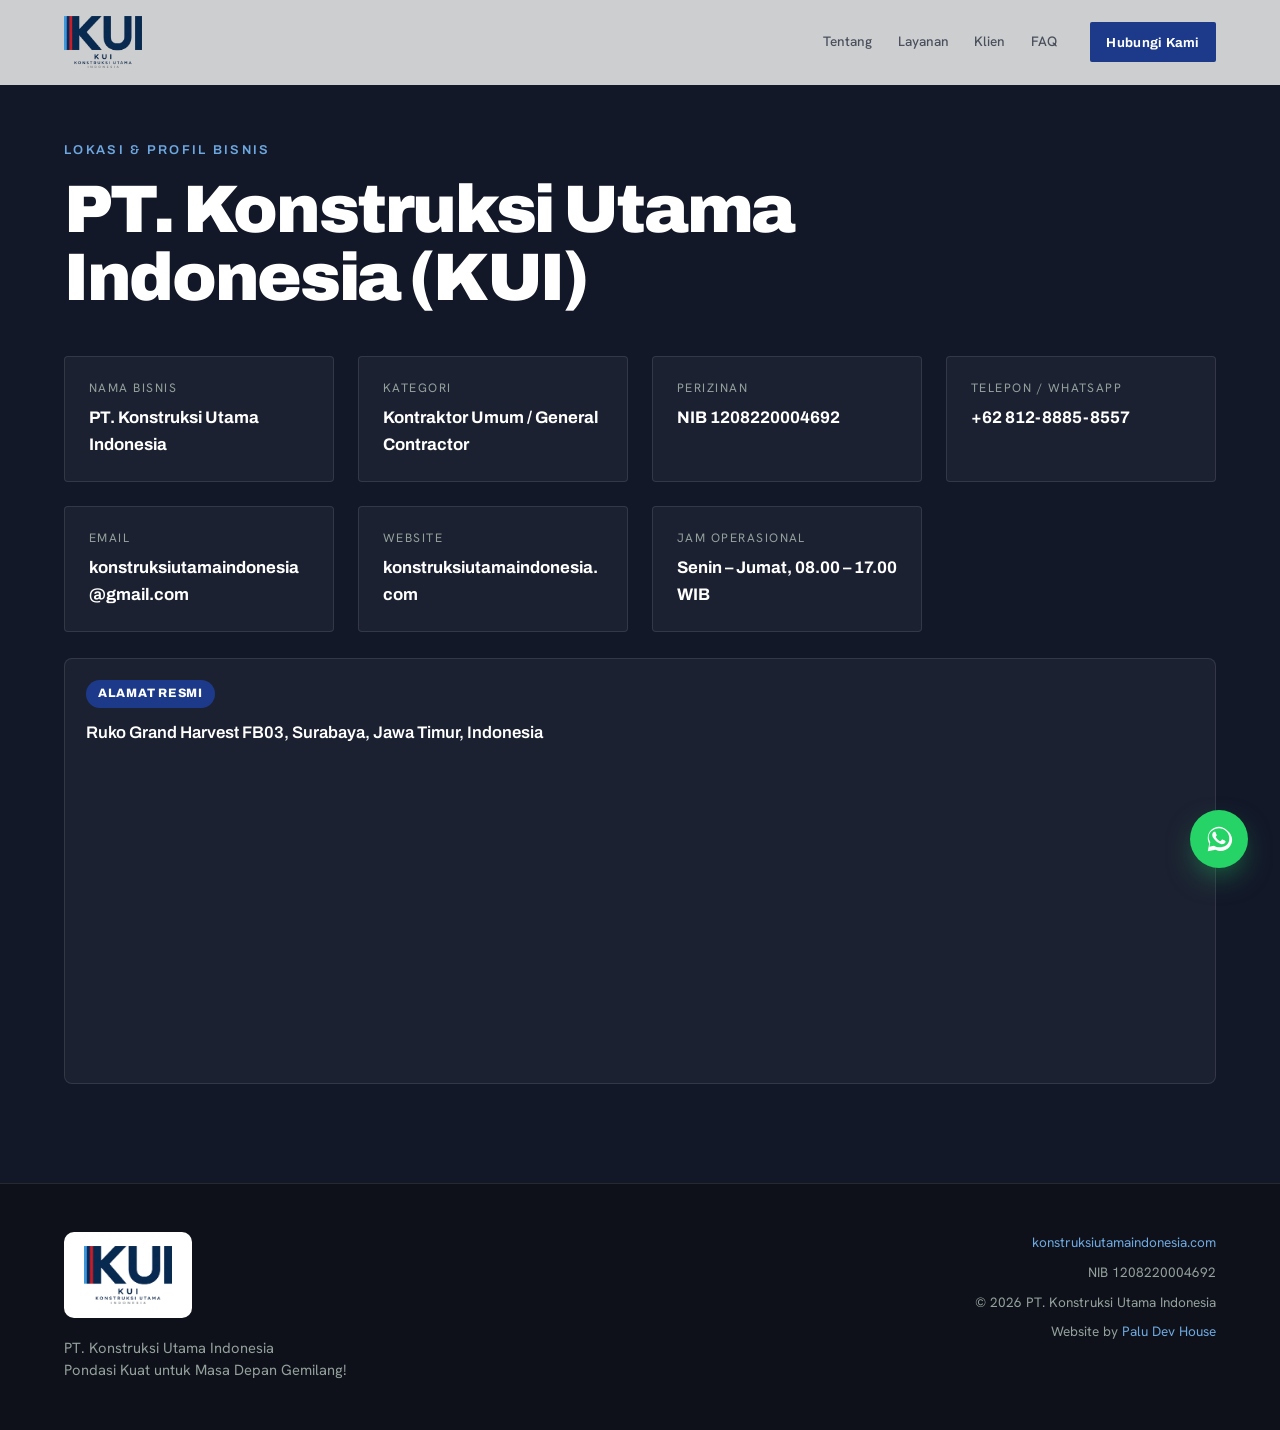
<file: lokasi.html>
<!DOCTYPE html>
<html lang="id">
<head>
  <meta charset="UTF-8" />
  <meta name="viewport" content="width=device-width, initial-scale=1.0" />

  <!-- ============ SEO ============ -->
  <title>Lokasi &amp; Profil Bisnis — PT. Konstruksi Utama Indonesia (KUI) Surabaya</title>
  <meta name="description" content="Informasi resmi lokasi dan profil bisnis PT. Konstruksi Utama Indonesia (KUI): kontraktor Surabaya di Ruko Grand Harvest FB03. Nama, alamat, telepon, jam operasional, dan peta lokasi." />
  <meta name="robots" content="index, follow, max-image-preview:large" />
  <link rel="canonical" href="https://www.konstruksiutamaindonesia.com/lokasi" />

  <!-- ============ GEO TARGETING ============ -->
  <meta name="geo.region" content="ID-JI" />
  <meta name="geo.placename" content="Surabaya, Jawa Timur" />
  <meta name="geo.position" content="-7.330951599999985;112.68976829839477" />
  <meta name="ICBM" content="-7.330951599999985, 112.68976829839477" />

  <!-- ============ OPEN GRAPH ============ -->
  <meta property="og:type" content="business.business" />
  <meta property="og:site_name" content="PT. Konstruksi Utama Indonesia" />
  <meta property="og:title" content="Lokasi &amp; Profil Bisnis — PT. Konstruksi Utama Indonesia (KUI)" />
  <meta property="og:description" content="Kontraktor Surabaya — Ruko Grand Harvest FB03. Lihat alamat, kontak, jam operasional, dan peta lokasi resmi KUI." />
  <meta property="og:url" content="https://www.konstruksiutamaindonesia.com/lokasi" />
  <meta property="og:image" content="https://www.konstruksiutamaindonesia.com/assets/og-image.jpg?v=3" />
  <meta property="og:locale" content="id_ID" />

  <meta name="theme-color" content="#1d3a8a" />
  <link rel="icon" href="assets/favicon.ico?v=2" sizes="any" />
  <link rel="icon" type="image/png" sizes="32x32" href="assets/favicon-32x32.png?v=2" />
  <link rel="icon" type="image/png" sizes="16x16" href="assets/favicon-16x16.png?v=2" />
  <link rel="apple-touch-icon" href="assets/apple-touch-icon.png?v=2" />

  <!-- ============ FONTS ============ -->
  <link rel="preconnect" href="https://fonts.googleapis.com" />
  <link rel="preconnect" href="https://fonts.gstatic.com" crossorigin />
  <link href="https://fonts.googleapis.com/css2?family=Archivo:wght@500;600;700;800;900&family=Hanken+Grotesk:wght@400;500;600;700&display=swap" rel="stylesheet" />
  <link rel="stylesheet" href="styles.css" />

  <!-- ============ STRUCTURED DATA (LocalBusiness for Google Business Profile) ============ -->
  <script type="application/ld+json">
  {
    "@context": "https://schema.org",
    "@type": "GeneralContractor",
    "@id": "https://www.konstruksiutamaindonesia.com/#organization",
    "name": "PT. Konstruksi Utama Indonesia",
    "alternateName": "KUI",
    "url": "https://www.konstruksiutamaindonesia.com/",
    "logo": "https://www.konstruksiutamaindonesia.com/assets/kui-logo.webp",
    "image": "https://www.konstruksiutamaindonesia.com/assets/og-image.jpg?v=3",
    "description": "Kontraktor Surabaya terpercaya. PT. Konstruksi Utama Indonesia (KUI) menyediakan jasa konstruksi sipil, konstruksi baja, cut & fill, dan infrastruktur.",
    "telephone": "+6281288858557",
    "email": "konstruksiutamaindonesia@gmail.com",
    "foundingDate": "2022-07-16",
    "address": {
      "@type": "PostalAddress",
      "streetAddress": "Ruko Grand Harvest FB03",
      "addressLocality": "Surabaya",
      "addressRegion": "Jawa Timur",
      "addressCountry": "ID"
    },
    "geo": { "@type": "GeoCoordinates", "latitude": -7.330951599999985, "longitude": 112.68976829839477 },
    "hasMap": "https://www.google.com/maps/place/Grand+Harvest/@-7.330951599999985,112.68976829839477,17z",
    "areaServed": [
      { "@type": "City", "name": "Surabaya" },
      { "@type": "State", "name": "Jawa Timur" },
      { "@type": "Country", "name": "Indonesia" }
    ],
    "openingHoursSpecification": [
      {
        "@type": "OpeningHoursSpecification",
        "dayOfWeek": ["Monday", "Tuesday", "Wednesday", "Thursday", "Friday"],
        "opens": "08:00",
        "closes": "17:00"
      }
    ],
    "identifier": { "@type": "PropertyValue", "name": "NIB", "value": "1208220004692" }
  }
  </script>
</head>
<body>

  <!-- ============ NAV ============ -->
  <header class="nav" id="nav">
    <a href="/" class="nav__brand" aria-label="PT. Konstruksi Utama Indonesia — Beranda">
      <img class="nav__logo" src="assets/kui-logo-mark.webp" width="480" height="318"
           alt="Logo PT. Konstruksi Utama Indonesia (KUI)" fetchpriority="high" decoding="async" />
    </a>
    <nav class="nav__links" aria-label="Navigasi utama">
      <a href="/#tentang">Tentang</a>
      <a href="/#layanan">Layanan</a>
      <a href="/#klien">Klien</a>
      <a href="/#faq">FAQ</a>
    </nav>
    <a href="/#kontak" class="btn btn--nav">Hubungi Kami</a>
    <button class="nav__toggle" id="navToggle" aria-label="Buka menu" aria-expanded="false">
      <span></span><span></span><span></span>
    </button>
  </header>

  <!-- ============ LOKASI / BUSINESS PROFILE ============ -->
  <section class="section section--cta" id="lokasi" style="min-height:100svh;padding-top:140px;">
    <div class="cta__inner">
      <p class="cta__eyebrow reveal">Lokasi &amp; Profil Bisnis</p>
      <h1 class="cta__title reveal" style="--d:.1s">PT. Konstruksi Utama<br />Indonesia (KUI)</h1>

      <div class="cta__contacts reveal" style="--d:.2s">
        <div class="cta__contact">
          <span class="cta__contact-label">Nama Bisnis</span>
          <span class="cta__contact-val">PT. Konstruksi Utama Indonesia</span>
        </div>
        <div class="cta__contact">
          <span class="cta__contact-label">Kategori</span>
          <span class="cta__contact-val">Kontraktor Umum / General Contractor</span>
        </div>
        <div class="cta__contact">
          <span class="cta__contact-label">Perizinan</span>
          <span class="cta__contact-val">NIB 1208220004692</span>
        </div>
        <a class="cta__contact" href="https://wa.me/6281288858557?text=Halo%20KUI%2C%20saya%20ingin%20konsultasi%20proyek%20konstruksi." target="_blank" rel="noopener">
          <span class="cta__contact-label">Telepon / WhatsApp</span>
          <span class="cta__contact-val">+62 812-8885-8557</span>
        </a>
        <a class="cta__contact" href="mailto:konstruksiutamaindonesia@gmail.com">
          <span class="cta__contact-label">Email</span>
          <span class="cta__contact-val">konstruksiutamaindonesia@gmail.com</span>
        </a>
        <a class="cta__contact" href="https://www.konstruksiutamaindonesia.com/" target="_blank" rel="noopener">
          <span class="cta__contact-label">Website</span>
          <span class="cta__contact-val">konstruksiutamaindonesia.com</span>
        </a>
        <div class="cta__contact">
          <span class="cta__contact-label">Jam Operasional</span>
          <span class="cta__contact-val">Senin – Jumat, 08.00 – 17.00 WIB</span>
        </div>
      </div>

      <div class="offices reveal" style="--d:.3s">
        <div class="office">
          <span class="office__badge office__badge--blue">Alamat Resmi</span>
          <p class="office__addr">Ruko Grand Harvest FB03, Surabaya, Jawa Timur, Indonesia</p>
          <figure class="office__map">
            <iframe
              src="https://www.google.com/maps/embed?pb=!1m18!1m12!1m3!1d1978.6020877069632!2d112.68976829839477!3d-7.330951599999985!2m3!1f0!2f0!3f0!3m2!1i1024!2i768!4f13.1!3m3!1m2!1s0x2dd7fcbf7343e573%3A0xf5bff854fd07d1a2!2sGrand%20Harvest!5e0!3m2!1sid!2sid!4v1781341126121!5m2!1sid!2sid"
              title="Lokasi PT. Konstruksi Utama Indonesia — Ruko Grand Harvest FB03, Surabaya"
              allowfullscreen="" loading="lazy" referrerpolicy="no-referrer-when-downgrade"></iframe>
          </figure>
        </div>
      </div>
    </div>
  </section>

  <!-- ============ FOOTER ============ -->
  <footer class="footer">
    <div class="footer__brand">
      <span class="footer__logo">
        <img src="assets/kui-logo.webp" width="891" height="590" alt="Logo PT. Konstruksi Utama Indonesia (KUI)" loading="lazy" decoding="async" />
      </span>
      <p>PT. Konstruksi Utama Indonesia<br />Pondasi Kuat untuk Masa Depan Gemilang!</p>
    </div>
    <div class="footer__meta">
      <a href="https://www.konstruksiutamaindonesia.com" target="_blank" rel="noopener">konstruksiutamaindonesia.com</a>
      <span>NIB 1208220004692</span>
      <span>&copy; <span id="year"></span> PT. Konstruksi Utama Indonesia</span>
      <span>Website by <a href="https://www.paludevhouse.site/" target="_blank" rel="noopener">Palu Dev House</a></span>
    </div>
  </footer>

  <!-- ============ WHATSAPP FAB ============ -->
  <a class="wa-fab" href="https://wa.me/6281288858557?text=Halo%20KUI%2C%20saya%20ingin%20konsultasi%20proyek%20konstruksi." target="_blank" rel="noopener" aria-label="Hubungi kami via WhatsApp">
    <svg class="wa-fab__icon" viewBox="0 0 32 32" aria-hidden="true">
      <path d="M16 3C9.4 3 4 8.4 4 15c0 2.1.6 4.1 1.6 5.9L4 29l8.3-1.6c1.7.9 3.7 1.4 5.7 1.4 6.6 0 12-5.4 12-12S22.6 3 16 3zm0 21.8c-1.8 0-3.5-.5-5-1.4l-.4-.2-4.9 1 1-4.8-.2-.4c-1-1.6-1.5-3.4-1.5-5.2C5 9.5 9.9 4.6 16 4.6S27 9.5 27 15.6 22.1 24.8 16 24.8zm6.1-7.2c-.3-.2-2-1-2.3-1.1-.3-.1-.5-.2-.8.2-.2.3-.9 1.1-1.1 1.3-.2.2-.4.2-.7.1-.3-.2-1.4-.5-2.7-1.7-1-.9-1.7-2-1.9-2.3-.2-.3 0-.5.1-.7.1-.1.3-.4.5-.6.2-.2.2-.3.3-.6.1-.2 0-.4 0-.6-.1-.2-.8-1.9-1.1-2.6-.3-.7-.6-.6-.8-.6h-.7c-.2 0-.6.1-.9.4-.3.3-1.2 1.2-1.2 2.9 0 1.7 1.2 3.3 1.4 3.6.2.2 2.5 3.8 6 5.3.8.4 1.5.6 2 .7.8.3 1.6.2 2.2.1.7-.1 2-.8 2.3-1.6.3-.8.3-1.5.2-1.6-.1-.2-.3-.3-.6-.4z"/>
    </svg>
    <span class="wa-fab__label">Chat via WhatsApp</span>
  </a>

  <script src="script.js"></script>
</body>
</html>
</file>
<file: styles.css>
/* ============================================================
   PT. Konstruksi Utama Indonesia — Company Profile
   Aesthetic: industrial / architectural editorial
   Palette: KUI brand red + navy blue on warm off-white, charcoal type
   ============================================================ */

:root {
  /* Brand: KUI logo red + navy blue */
  /* Accent switched from brand red to navy blue */
  --red:     #1d3a8a;
  --red-dk:  #14275f;
  --blue:    #1d3a8a;
  --blue-dk: #14275f;
  --ink:     #14161c;
  --ink-2:   #4a4f5c;
  --paper:   #f6f7f9;
  --paper-2: #ffffff;
  --line:    #e0e3ea;
  --dark:    #0e1119;
  --dark-2:  #131829;

  --maxw: 1180px;
  --gutter: clamp(20px, 5vw, 72px);

  --f-display: 'Archivo', sans-serif;
  --f-body: 'Hanken Grotesk', sans-serif;

  --ease: cubic-bezier(0.16, 1, 0.3, 1);
}

/* Lighter accent so navy text/links stay readable on dark backgrounds */
.section--dark,
.section--clients,
.section--cta,
.footer {
  --red: #6ea8e0;
  --red-dk: #8fc0ec;
}

* { margin: 0; padding: 0; box-sizing: border-box; }

html { scroll-behavior: smooth; scroll-padding-top: 88px; }

body {
  font-family: var(--f-body);
  background: var(--paper);
  color: var(--ink);
  line-height: 1.6;
  -webkit-font-smoothing: antialiased;
  overflow-x: hidden;
}

a { color: inherit; text-decoration: none; }

::selection { background: var(--red); color: #fff; }

/* ---------- Logo wordmark (K = red, UI = navy, matches KUI brand) ---------- */
.logo {
  font-family: var(--f-display);
  font-weight: 900;
  letter-spacing: -0.05em;
  font-size: 1.6rem;
  line-height: 1;
  color: var(--blue);
  display: inline-block;
}
.logo__k { color: var(--red); }
.logo--lg { font-size: 3.4rem; color: #fff; }
.logo--lg .logo__k { color: var(--red); }

/* ---------- Buttons ---------- */
.btn {
  display: inline-flex;
  align-items: center;
  gap: .5em;
  font-family: var(--f-display);
  font-weight: 700;
  font-size: .82rem;
  letter-spacing: .02em;
  padding: .85em 1.5em;
  border-radius: 2px;
  transition: transform .4s var(--ease), background .3s, color .3s, box-shadow .3s;
  white-space: nowrap;
}
.btn--solid { background: var(--ink); color: #fff; }
.btn--solid:hover { background: var(--red); transform: translateY(-3px); box-shadow: 0 12px 28px -12px rgba(29,58,138,.6); }
.btn--ghost { color: var(--ink); border: 1.5px solid var(--ink); }
.btn--ghost:hover { background: var(--ink); color: #fff; transform: translateY(-3px); }
.btn--nav { background: var(--red); color: #fff; padding: .7em 1.25em; }
.btn--nav:hover { background: var(--red-dk); }

/* ============================================================
   NAV
   ============================================================ */
.nav {
  position: fixed;
  top: 0; left: 0; right: 0;
  z-index: 100;
  display: flex;
  align-items: center;
  gap: 2rem;
  padding: 16px var(--gutter);
  background: rgba(246,247,245,.82);
  backdrop-filter: blur(14px);
  border-bottom: 1px solid transparent;
  transition: border-color .3s, padding .3s, background .3s;
}
.nav.scrolled { border-bottom-color: var(--line); padding-top: 12px; padding-bottom: 12px; }

.nav__brand { display: flex; align-items: center; gap: 14px; margin-right: auto; }
.nav__logo { height: 52px; width: auto; display: block; transition: height .3s; }
.nav.scrolled .nav__logo { height: 44px; }
.nav__links a.is-active { color: var(--ink); }
.nav__links a.is-active::after { width: 100%; }
.nav__brand-full {
  font-family: var(--f-display);
  font-weight: 600;
  font-size: .8rem;
  letter-spacing: -.01em;
  color: var(--ink-2);
  max-width: 180px;
  line-height: 1.15;
}
.nav__links { display: flex; gap: 1.6rem; }
.nav__links a {
  font-size: .85rem;
  font-weight: 500;
  color: var(--ink-2);
  position: relative;
  transition: color .25s;
}
.nav__links a::after {
  content: ''; position: absolute; left: 0; bottom: -5px;
  width: 0; height: 2px; background: var(--red); transition: width .3s var(--ease);
}
.nav__links a:hover { color: var(--ink); }
.nav__links a:hover::after { width: 100%; }

.nav__toggle { display: none; flex-direction: column; gap: 5px; background: none; border: 0; cursor: pointer; padding: 6px; }
.nav__toggle span { width: 26px; height: 2.5px; background: var(--ink); border-radius: 2px; transition: transform .3s, opacity .3s; }
.nav__toggle[aria-expanded="true"] span:nth-child(1) { transform: translateY(7.5px) rotate(45deg); }
.nav__toggle[aria-expanded="true"] span:nth-child(2) { opacity: 0; }
.nav__toggle[aria-expanded="true"] span:nth-child(3) { transform: translateY(-7.5px) rotate(-45deg); }

/* ============================================================
   HERO
   ============================================================ */
.hero {
  position: relative;
  min-height: 100svh;
  display: flex;
  flex-direction: column;
  justify-content: center;
  padding: 140px var(--gutter) 80px;
  overflow: hidden;
}
.hero__inner { max-width: var(--maxw); margin: 0 auto; width: 100%; position: relative; z-index: 2; }

/* diagonal stripe motif */
.hero__stripes { position: absolute; inset: 0; z-index: 1; pointer-events: none; }
.stripe {
  position: absolute;
  height: 14px;
  border-radius: 20px;
  transform: rotate(-32deg);
  transform-origin: right center;
}
.stripe--g  { background: var(--red); }
.stripe--b  { background: var(--blue); }
.stripe--g2 { background: var(--red); opacity: .4; }

/* Corner accents only — kept clear of the headline band */
.hero .stripe--g  { width: 360px; top: -40px;  right: -70px; opacity: .85; animation: drift 9s var(--ease) infinite alternate; }
.hero .stripe--b  { width: 480px; top: 18px;   right: -150px; opacity: .8; animation: drift 11s var(--ease) infinite alternate-reverse; }
.hero .stripe--g2 { width: 260px; bottom: -30px; right: 6%; opacity: .4; animation: drift 10s var(--ease) infinite alternate; }

@keyframes drift { from { transform: translateY(0) rotate(-32deg);} to { transform: translateY(-22px) rotate(-32deg);} }

.hero__eyebrow {
  font-family: var(--f-display);
  font-weight: 600;
  font-size: .8rem;
  letter-spacing: .18em;
  text-transform: uppercase;
  color: var(--red-dk);
  margin-bottom: 1.4rem;
}
.hero__title {
  font-family: var(--f-display);
  font-weight: 900;
  font-size: clamp(2.9rem, 8.5vw, 7rem);
  line-height: .96;
  letter-spacing: -.035em;
  margin-bottom: 1.6rem;
}
.hero__title span { display: block; }
.hero__title-accent { color: var(--blue); }
.hero__lead {
  max-width: 560px;
  font-size: clamp(1.02rem, 1.6vw, 1.22rem);
  color: var(--ink-2);
  margin-bottom: 2.4rem;
}
.hero__actions { display: flex; flex-wrap: wrap; gap: 1rem; margin-bottom: 3.5rem; }

.hero__stats { display: flex; gap: clamp(1.5rem, 5vw, 4rem); flex-wrap: wrap; border-top: 1px solid var(--line); padding-top: 1.6rem; }
.stat { display: flex; flex-direction: column; }
.stat__num { font-family: var(--f-display); font-weight: 800; font-size: 2.2rem; letter-spacing: -.03em; line-height: 1; }
.stat__label { font-size: .82rem; color: var(--ink-2); margin-top: .35rem; }

.hero__scroll {
  position: absolute;
  bottom: 28px; left: 50%; transform: translateX(-50%);
  font-family: var(--f-display); font-size: .68rem; font-weight: 600;
  letter-spacing: .35em; color: var(--ink-2);
  writing-mode: vertical-rl;
  animation: bob 2s ease-in-out infinite;
}
@keyframes bob { 0%,100%{transform:translateX(-50%) translateY(0);opacity:.5} 50%{transform:translateX(-50%) translateY(8px);opacity:1} }

/* ============================================================
   SECTION SHELL
   ============================================================ */
.section { padding: clamp(64px, 11vh, 130px) var(--gutter); position: relative; }
.section > *:not(.cta__stripes) { max-width: var(--maxw); margin-inline: auto; }

.section__head { display: flex; align-items: baseline; gap: 1.2rem; margin-bottom: clamp(2.4rem, 5vw, 4rem); flex-wrap: wrap; }
.section__index {
  font-family: var(--f-display); font-weight: 800; font-size: .9rem;
  color: var(--red); letter-spacing: .1em;
}
.section__title {
  font-family: var(--f-display); font-weight: 800;
  font-size: clamp(1.9rem, 4.4vw, 3.3rem);
  letter-spacing: -.03em; line-height: 1;
}
.rule { flex: 1; height: 1px; background: var(--line); min-width: 40px; align-self: center; }
.rule--light { background: rgba(255,255,255,.18); }

/* ---------- About ---------- */
.about__grid { display: grid; grid-template-columns: 1fr 1.1fr; gap: clamp(2rem, 5vw, 5rem); align-items: start; }
.about__lead p { font-family: var(--f-display); font-weight: 600; font-size: clamp(1.3rem, 2.4vw, 1.9rem); line-height: 1.28; letter-spacing: -.02em; }
.about__cols { display: flex; flex-direction: column; gap: 1.3rem; }
.about__cols p { color: var(--ink-2); font-size: 1.02rem; }

/* ---------- Biodata (dark) ---------- */
.section--dark { background: var(--dark); color: #eef1ef; }
.section--dark .section__title { color: #fff; }
.biodata { display: grid; gap: 0; }
.biodata__row {
  display: grid; grid-template-columns: 280px 1fr; gap: 2rem;
  padding: 1.5rem 0; border-top: 1px solid rgba(255,255,255,.1);
  align-items: baseline;
}
.biodata__row:last-child { border-bottom: 1px solid rgba(255,255,255,.1); }
.biodata dt { font-family: var(--f-display); font-weight: 700; font-size: 1.05rem; color: #fff; }
.biodata dd { color: #b9c2bf; font-size: 1.02rem; }
.biodata dd a { color: var(--red); transition: color .25s; }
.biodata dd a:hover { color: #fff; }

/* ---------- Visi Misi ---------- */
.section--vm { background: var(--paper-2); }
.vm { display: grid; grid-template-columns: .9fr 1.3fr; gap: clamp(2rem, 5vw, 4.5rem); align-items: start; }
.vm__tag {
  display: inline-block; font-family: var(--f-display); font-weight: 800;
  font-size: 1.05rem; color: #fff; background: var(--red);
  padding: .35em 1.1em; border-radius: 2px; margin-bottom: 1.3rem;
}
.vm__tag--blue { background: var(--blue); }
.vm__visi p { font-size: clamp(1.15rem, 2vw, 1.5rem); font-weight: 500; line-height: 1.45; letter-spacing: -.01em; }
.vm__visi { position: sticky; top: 110px; }
.vm__list { list-style: none; display: flex; flex-direction: column; gap: 1.1rem; counter-reset: m; }
.vm__list li {
  position: relative; padding: 1.2rem 1.2rem 1.2rem 3.6rem;
  background: var(--paper); border-radius: 4px;
  border-left: 3px solid var(--red);
  color: var(--ink-2); transition: transform .4s var(--ease), box-shadow .4s;
  counter-increment: m;
}
.vm__list li:hover { transform: translateX(6px); box-shadow: 0 14px 30px -18px rgba(0,0,0,.25); }
.vm__list li::before {
  content: counter(m, decimal-leading-zero);
  position: absolute; left: 1.2rem; top: 1.2rem;
  font-family: var(--f-display); font-weight: 800; font-size: .9rem; color: var(--red);
}
.vm__list strong { color: var(--ink); font-weight: 700; }

/* ---------- Services ---------- */
.services { display: grid; grid-template-columns: repeat(2, 1fr); gap: 1px; background: var(--line); border: 1px solid var(--line); }
.service {
  position: relative; background: var(--paper); padding: clamp(1.8rem, 3.5vw, 3rem);
  transition: background .4s, transform .4s var(--ease);
  overflow: hidden;
}
.service::before {
  content: ''; position: absolute; left: 0; top: 0; bottom: 0; width: 4px;
  background: linear-gradient(var(--red), var(--blue));
  transform: scaleY(0); transform-origin: top; transition: transform .45s var(--ease);
}
.service:hover { background: var(--paper-2); }
.service:hover::before { transform: scaleY(1); }
.service__num { font-family: var(--f-display); font-weight: 800; font-size: .8rem; color: var(--ink-2); letter-spacing: .1em; }
.service__icon { width: 52px; height: 52px; color: var(--red); margin: 1.2rem 0 1.1rem; transition: transform .45s var(--ease); }
.service:hover .service__icon { transform: translateY(-4px) scale(1.06); }
.service__icon svg { width: 100%; height: 100%; }
.service h3 { font-family: var(--f-display); font-weight: 800; font-size: 1.5rem; letter-spacing: -.02em; margin-bottom: .7rem; }
.service p { color: var(--ink-2); font-size: .98rem; }

/* ---------- Org tree: connector lines, fits without horizontal scroll ----------
   Exec chain is vertical; the 6 divisions share one equal-column row;
   each division's team stacks VERTICALLY beneath it, so width stays bounded. */
.section--org { background: var(--paper-2); }

.tree__top { display: flex; flex-direction: column; align-items: center; }
.tree__v { width: 2px; height: 26px; background: var(--line); }

.tree__node {
  font-family: var(--f-display); font-weight: 700; font-size: .9rem;
  padding: .65em 1.4em; border-radius: 3px; text-align: center; line-height: 1.25;
}
.tree__node--exec { background: var(--ink); color: #fff; }
.tree__node--div {
  border: 1.5px solid var(--red); color: var(--red-dk); background: var(--paper-2);
  font-size: .82rem; padding: .6em .7em; width: 100%;
}

.tree__row {
  position: relative;
  display: grid;
  grid-template-columns: repeat(6, 1fr);
  gap: 12px;
  padding-top: 24px;
}
/* horizontal connector spanning the centers of first..last column */
.tree__row::before {
  content: ''; position: absolute; top: 0;
  left: calc(100% / 12); right: calc(100% / 12);
  border-top: 2px solid var(--line);
}
.tree__branch { position: relative; display: flex; flex-direction: column; align-items: center; padding-top: 22px; }
/* drop from horizontal line to each division node */
.tree__branch::before {
  content: ''; position: absolute; top: 0; left: 50%; transform: translateX(-50%);
  height: 22px; border-left: 2px solid var(--line);
}

/* vertical team stacks: node → tick → leaf → tick → leaf */
.tree__stack { list-style: none; width: 100%; display: flex; flex-direction: column; align-items: center; }
.tree__stack > li { display: flex; flex-direction: column; align-items: center; width: 100%; }
.tree__stack > li > .tree__leaf::before { content: ''; display: block; }
.tree__leaf {
  position: relative; display: block; width: 100%;
  font-family: var(--f-display); font-weight: 600; font-size: .74rem; line-height: 1.3;
  color: var(--ink-2); text-align: center;
  border: 1px solid var(--line); border-radius: 3px; background: var(--paper);
  padding: .55em .5em; margin-top: 12px;
}
/* tick above each leaf */
.tree__leaf::after {
  content: ''; position: absolute; top: -13px; left: 50%; transform: translateX(-50%);
  height: 12px; border-left: 2px solid var(--line);
}
.tree__leaf--pm { border-color: var(--blue); color: var(--blue); font-weight: 700; }
.tree__stack--sub { width: 88%; }
.tree__stack--sub .tree__leaf { font-size: .7rem; background: var(--paper-2); }

@media (max-width: 1000px) {
  .tree__row { grid-template-columns: repeat(3, 1fr); row-gap: 32px; }
  .tree__row::before, .tree__branch::before { display: none; }
  .tree__top .tree__v:last-child { display: none; }
  .tree__row { border-top: 2px solid var(--line); margin-top: 0; padding-top: 24px; }
}
@media (max-width: 560px) {
  .tree__row { grid-template-columns: repeat(2, 1fr); }
}

/* ---------- Clients ---------- */
.section--clients { background: var(--dark); color: #fff; }
.section--clients .section__title { color: #fff; }
.section--clients .rule { background: rgba(255,255,255,.16); }
.section--clients .section__index { color: var(--red); }
.clients { list-style: none; display: grid; grid-template-columns: repeat(2, 1fr); gap: 0; }
.client {
  display: flex; align-items: center; gap: 1.2rem;
  font-family: var(--f-display); font-weight: 700; font-size: clamp(1.15rem, 2.6vw, 1.9rem);
  letter-spacing: -.02em; padding: 1.5rem 0;
  border-bottom: 1px solid rgba(255,255,255,.1);
  transition: padding-left .35s var(--ease), color .35s;
}
.client:hover { padding-left: 1rem; color: var(--red); }
.client__no { font-size: .85rem; color: var(--red); font-weight: 700; }

/* ---------- CTA ---------- */
.section--cta { background: var(--dark-2); color: #fff; overflow: hidden; }
.cta__stripes { position: absolute; inset: 0; pointer-events: none; opacity: .9; }
.cta__stripes .stripe--g { width: 600px; top: -20px; right: -140px; }
.cta__stripes .stripe--b { width: 460px; bottom: 30px; left: -120px; opacity: .8; }
.cta__inner { position: relative; z-index: 2; }
.cta__eyebrow { font-family: var(--f-display); font-weight: 600; letter-spacing: .18em; text-transform: uppercase; font-size: .8rem; color: var(--red); margin-bottom: 1rem; }
.cta__title { font-family: var(--f-display); font-weight: 900; font-size: clamp(2.1rem, 5.5vw, 4.2rem); line-height: 1; letter-spacing: -.035em; margin-bottom: 2.8rem; }
.cta__contacts { display: grid; grid-template-columns: repeat(auto-fit, minmax(230px, 1fr)); gap: 1.5rem; }
.cta__contact { display: flex; flex-direction: column; gap: .4rem; padding: 1.4rem 1.5rem; background: rgba(255,255,255,.04); border: 1px solid rgba(255,255,255,.1); border-radius: 4px; transition: background .3s, transform .4s var(--ease), border-color .3s; }
a.cta__contact:hover { background: rgba(29,58,138,.12); border-color: var(--red); transform: translateY(-4px); }
.cta__contact-label { font-size: .76rem; letter-spacing: .12em; text-transform: uppercase; color: #93a09c; }
.cta__contact-val { font-family: var(--f-display); font-weight: 700; font-size: 1.05rem; word-break: break-word; }

/* ---------- Footer ---------- */
.footer {
  background: var(--dark); color: #fff;
  padding: 3rem var(--gutter);
  display: flex; flex-wrap: wrap; gap: 2rem; justify-content: space-between; align-items: flex-end;
  border-top: 1px solid rgba(255,255,255,.1);
}
.footer__brand { display: flex; flex-direction: column; gap: 1.2rem; align-items: flex-start; }
.footer__logo { background: #fff; border-radius: 10px; padding: 14px 20px; display: inline-block; line-height: 0; }
.footer__logo img { height: 58px; width: auto; display: block; }
.footer__brand p { color: #93a09c; font-size: .92rem; line-height: 1.5; }
.footer__meta { display: flex; flex-direction: column; gap: .5rem; text-align: right; font-size: .85rem; color: #93a09c; }
.footer__meta a { color: var(--red); }
.footer__meta a:hover { color: #fff; }

/* ============================================================
   REVEAL ANIMATION
   ============================================================ */
.reveal { opacity: 0; transform: translateY(26px); transition: opacity .8s var(--ease), transform .8s var(--ease); transition-delay: var(--d, 0s); }
.reveal.in { opacity: 1; transform: none; }

@media (prefers-reduced-motion: reduce) {
  .reveal { opacity: 1; transform: none; transition: none; }
  .stripe, .hero__scroll { animation: none !important; }
  html { scroll-behavior: auto; }
}

/* ============================================================
   RESPONSIVE
   ============================================================ */
@media (max-width: 920px) {
  .about__grid, .vm { grid-template-columns: 1fr; }
  .vm__visi { position: static; }
  .biodata__row { grid-template-columns: 1fr; gap: .4rem; }
  .cta__contacts { grid-template-columns: 1fr; }
}

@media (max-width: 760px) {
  .nav__links { display: none; }
  .btn--nav { display: none; }
  .nav__brand-full { display: none; }
  .nav__toggle { display: flex; }

  .nav__links.open {
    display: flex; flex-direction: column; gap: 0;
    position: fixed; top: 64px; left: 0; right: 0;
    background: var(--paper); border-bottom: 1px solid var(--line);
    padding: 8px var(--gutter) 20px;
  }
  .nav__links.open a { padding: 14px 0; border-bottom: 1px solid var(--line); font-size: 1rem; }
  .nav__links.open a::after { display: none; }

  .services { grid-template-columns: 1fr; }
  .clients { grid-template-columns: 1fr; }
}

@media (max-width: 480px) {
  .hero__actions { flex-direction: column; align-items: flex-start; }
  .hero__actions .btn { width: 100%; justify-content: center; }
}

/* ============================================================
   CLIENT LOGO WALL
   ============================================================ */
.client-logos {
  display: grid;
  grid-template-columns: repeat(3, 1fr);
  gap: 1px;
  background: rgba(255,255,255,.1);
  border: 1px solid rgba(255,255,255,.1);
  margin-bottom: 3.5rem;
}
.client-logo {
  display: flex; flex-direction: column; align-items: center; justify-content: center;
  gap: 1rem; padding: 2rem 1.2rem; background: var(--dark);
  transition: background .35s;
}
.client-logo:hover { background: #161b27; }
.client-logo--full { grid-column: 1 / -1; }
.client-logo--wide { grid-column: span 2; }
/* white chip so full-color logos read cleanly on the dark section */
.client-logo__chip {
  display: flex; align-items: center; justify-content: center;
  width: 100%; max-width: 210px; height: 96px;
  background: #fff; border-radius: 8px; padding: 14px 18px;
  transition: transform .35s var(--ease), box-shadow .35s;
}
.client-logo:hover .client-logo__chip {
  transform: translateY(-4px);
  box-shadow: 0 16px 34px -16px rgba(0,0,0,.55);
}
.client-logo img {
  max-width: 100%; max-height: 100%; width: auto; height: auto;
  object-fit: contain;
}
.client-logo figcaption {
  font-family: var(--f-display); font-weight: 700; font-size: .92rem;
  letter-spacing: -.01em; color: #c2cad8; text-align: center;
}

/* ============================================================
   FAQ
   ============================================================ */
.section--faq { background: var(--paper-2); }
.faq { display: flex; flex-direction: column; gap: .9rem; max-width: 860px; }
.faq__item {
  border: 1px solid var(--line); border-radius: 6px; background: var(--paper);
  padding: 0 1.4rem; transition: border-color .3s, box-shadow .3s;
}
.faq__item[open] { border-color: var(--red); box-shadow: 0 14px 34px -22px rgba(29,58,138,.4); }
.faq__item summary {
  cursor: pointer; list-style: none; padding: 1.25rem 2rem 1.25rem 0; position: relative;
  font-family: var(--f-display); font-weight: 700; font-size: 1.05rem; color: var(--ink);
}
.faq__item summary::-webkit-details-marker { display: none; }
.faq__item summary::after {
  content: '+'; position: absolute; right: 0; top: 50%; transform: translateY(-50%);
  font-size: 1.6rem; font-weight: 600; color: var(--red); transition: transform .3s var(--ease);
  line-height: 1;
}
.faq__item[open] summary::after { content: '\2212'; transform: translateY(-50%) rotate(180deg); }
.faq__item p { padding: 0 0 1.4rem; color: var(--ink-2); font-size: 1rem; max-width: 64ch; }

/* ============================================================
   WHATSAPP FLOATING ACTION BUTTON
   ============================================================ */
.wa-fab {
  position: fixed; right: clamp(16px, 3vw, 32px); bottom: clamp(16px, 3vw, 32px);
  z-index: 90; display: inline-flex; align-items: center; gap: 0;
  background: #25d366; color: #fff; border-radius: 999px;
  padding: 14px; box-shadow: 0 12px 30px -8px rgba(37,211,102,.55);
  transition: transform .4s var(--ease), gap .4s var(--ease), padding .4s var(--ease), box-shadow .3s;
  overflow: hidden;
}
.wa-fab__icon { width: 30px; height: 30px; fill: #fff; flex-shrink: 0; }
.wa-fab__label {
  font-family: var(--f-display); font-weight: 700; font-size: .92rem; white-space: nowrap;
  max-width: 0; opacity: 0; transition: max-width .4s var(--ease), opacity .3s, margin .4s var(--ease);
}
.wa-fab:hover { transform: translateY(-3px); box-shadow: 0 16px 38px -8px rgba(37,211,102,.7); gap: 10px; padding-right: 22px; }
.wa-fab:hover .wa-fab__label { max-width: 220px; opacity: 1; }
/* gentle attention pulse */
.wa-fab::before {
  content: ''; position: absolute; inset: 0; border-radius: inherit;
  box-shadow: 0 0 0 0 rgba(37,211,102,.5); animation: waPulse 2.6s ease-out infinite;
}
@keyframes waPulse { 0% { box-shadow: 0 0 0 0 rgba(37,211,102,.5); } 70%,100% { box-shadow: 0 0 0 18px rgba(37,211,102,0); } }

@media (prefers-reduced-motion: reduce) { .wa-fab::before { animation: none; } }

@media (max-width: 760px) {
  .client-logos { grid-template-columns: repeat(2, 1fr); }
  /* keep label collapsed on mobile — icon-only FAB */
  .wa-fab:hover { gap: 0; padding-right: 14px; }
  .wa-fab:hover .wa-fab__label { max-width: 0; opacity: 0; }
}

/* ============================================================
   MENGAPA MEMILIH KAMI (Why Choose Us)
   ============================================================ */
.section--whyus { background: var(--paper-2); }
.whyus { display: grid; grid-template-columns: repeat(4, 1fr); gap: 1px; background: var(--line); border: 1px solid var(--line); }
.whyus__item {
  background: var(--paper); padding: clamp(1.6rem, 3vw, 2.4rem);
  position: relative; transition: background .4s, transform .4s var(--ease);
}
.whyus__item::after {
  content: ''; position: absolute; left: 0; right: 0; bottom: 0; height: 3px;
  background: linear-gradient(90deg, var(--red), var(--blue));
  transform: scaleX(0); transform-origin: left; transition: transform .45s var(--ease);
}
.whyus__item:hover { background: var(--paper-2); }
.whyus__item:hover::after { transform: scaleX(1); }
.whyus__num {
  font-family: var(--f-display); font-weight: 800; font-size: 2.4rem;
  letter-spacing: -.04em; color: var(--line); line-height: 1; display: block; margin-bottom: 1rem;
  transition: color .4s;
}
.whyus__item:hover .whyus__num { color: var(--red); }
.whyus__item h3 { font-family: var(--f-display); font-weight: 800; font-size: 1.15rem; letter-spacing: -.01em; margin-bottom: .7rem; }
.whyus__item p { color: var(--ink-2); font-size: .96rem; }

@media (max-width: 920px) { .whyus { grid-template-columns: repeat(2, 1fr); } }
@media (max-width: 560px) { .whyus { grid-template-columns: 1fr; } }

/* ============================================================
   HERO STRIPES — MOBILE: shrink to a tidy top-right accent
   ============================================================ */
@media (max-width: 760px) {
  .hero .stripe--g  { width: 190px; top: -28px; right: -50px; opacity: .8; }
  .hero .stripe--b  { width: 250px; top: 6px;   right: -90px; opacity: .7; }
  .hero .stripe--g2 { display: none; }
}

/* ============================================================
   MULTI-PAGE COMPONENTS
   ============================================================ */

/* ---------- Inner page hero ---------- */
.page-hero {
  position: relative; overflow: hidden;
  padding: 160px var(--gutter) clamp(48px, 8vh, 84px);
  background: var(--paper);
  border-bottom: 1px solid var(--line);
}
.page-hero__inner { max-width: var(--maxw); margin: 0 auto; position: relative; z-index: 2; }
.page-hero .stripe { height: 12px; }
.page-hero .stripe--g { width: 300px; top: 40px; right: -70px; opacity: .8; }
.page-hero .stripe--b { width: 400px; top: 96px; right: -140px; opacity: .75; }
.page-hero__title {
  font-family: var(--f-display); font-weight: 900;
  font-size: clamp(2.4rem, 6vw, 4.6rem); line-height: .98; letter-spacing: -.035em;
  margin: .8rem 0 1rem; max-width: 16ch;
}
.page-hero__title .accent { color: var(--red); }
.page-hero__lead { max-width: 620px; font-size: clamp(1.02rem, 1.6vw, 1.2rem); color: var(--ink-2); }

/* ---------- Breadcrumb ---------- */
.breadcrumb { font-size: .82rem; color: var(--ink-2); font-weight: 500; }
.breadcrumb a { color: var(--red-dk); }
.breadcrumb a:hover { text-decoration: underline; }
.breadcrumb span[aria-current] { color: var(--ink); }
.breadcrumb .sep { margin: 0 .5em; color: var(--line); }

/* ---------- Teaser blocks (home) ---------- */
.teaser-cta { margin-top: 2.4rem; }
.linkmore {
  display: inline-flex; align-items: center; gap: .5em;
  font-family: var(--f-display); font-weight: 700; font-size: .9rem;
  color: var(--red-dk); transition: gap .3s var(--ease);
}
.linkmore:hover { gap: .9em; }

/* ---------- Service detail rows ---------- */
.svc-list { display: flex; flex-direction: column; gap: 0; }
.svc {
  display: grid; grid-template-columns: 80px 1fr; gap: clamp(1.2rem, 4vw, 3rem);
  padding: clamp(2rem, 5vw, 3.4rem) 0; border-top: 1px solid var(--line);
  align-items: start;
}
.svc:last-child { border-bottom: 1px solid var(--line); }
.svc__num { font-family: var(--f-display); font-weight: 800; font-size: 2rem; color: var(--red); letter-spacing: -.03em; }
.svc__icon { width: 46px; height: 46px; color: var(--red); margin-bottom: 1rem; }
.svc__icon svg { width: 100%; height: 100%; }
.svc h3 { font-family: var(--f-display); font-weight: 800; font-size: clamp(1.5rem, 3vw, 2.1rem); letter-spacing: -.02em; margin-bottom: .9rem; }
.svc__body p { color: var(--ink-2); max-width: 70ch; margin-bottom: 1.1rem; }
.svc__tags { display: flex; flex-wrap: wrap; gap: .5rem; list-style: none; }
.svc__tags li {
  font-family: var(--f-display); font-weight: 600; font-size: .8rem; color: var(--blue-dk);
  background: rgba(29,58,138,.07); border: 1px solid rgba(29,58,138,.15);
  padding: .35em .8em; border-radius: 999px;
}

/* ---------- Project grid ---------- */
.proj-grid { display: grid; grid-template-columns: repeat(auto-fill, minmax(300px, 1fr)); gap: 1.4rem; }
.proj-card {
  border: 1px solid var(--line); border-radius: 8px; overflow: hidden; background: var(--paper-2);
  transition: transform .4s var(--ease), box-shadow .4s, border-color .3s;
}
.proj-card:hover { transform: translateY(-5px); box-shadow: 0 22px 44px -26px rgba(0,0,0,.3); border-color: var(--red); }
.proj-card__media { aspect-ratio: 16/10; background: linear-gradient(135deg, #e8ebf2, #d6dbe6); display: grid; place-items: center; color: #9aa3b5; position: relative; }
.proj-card__media svg { width: 54px; height: 54px; opacity: .55; }
.proj-card__tag { position: absolute; top: 12px; left: 12px; font-family: var(--f-display); font-weight: 700; font-size: .72rem; letter-spacing: .04em; text-transform: uppercase; background: var(--red); color: #fff; padding: .35em .7em; border-radius: 3px; }
.proj-card__body { padding: 1.3rem 1.4rem 1.5rem; }
.proj-card h3 { font-family: var(--f-display); font-weight: 800; font-size: 1.2rem; letter-spacing: -.02em; margin-bottom: .5rem; }
.proj-card__meta { display: flex; flex-wrap: wrap; gap: .4rem 1.1rem; font-size: .85rem; color: var(--ink-2); }
.proj-card__meta b { color: var(--ink); font-weight: 600; }
.proj-note { margin-top: 2.2rem; font-size: .92rem; color: var(--ink-2); }

/* ---------- Contact page ---------- */
.contact-grid { display: grid; grid-template-columns: 1fr 1.1fr; gap: clamp(2rem, 5vw, 4rem); align-items: start; }
.contact-cards { display: flex; flex-direction: column; gap: 1rem; }
.contact-card {
  display: flex; gap: 1rem; padding: 1.3rem 1.4rem; border: 1px solid var(--line);
  border-radius: 8px; background: var(--paper-2); transition: border-color .3s, transform .35s var(--ease);
}
a.contact-card:hover { border-color: var(--red); transform: translateX(4px); }
.contact-card__icon { width: 26px; height: 26px; color: var(--red); flex-shrink: 0; margin-top: 2px; }
.contact-card__icon svg { width: 100%; height: 100%; }
.contact-card__label { font-size: .76rem; text-transform: uppercase; letter-spacing: .1em; color: var(--ink-2); }
.contact-card__val { font-family: var(--f-display); font-weight: 700; font-size: 1.02rem; color: var(--ink); word-break: break-word; }

.map-embed { border-radius: 10px; overflow: hidden; border: 1px solid var(--line); line-height: 0; }
.map-embed iframe { width: 100%; height: 100%; min-height: 380px; border: 0; display: block; }

.cform { display: grid; gap: 1rem; }
.cform__row { display: grid; grid-template-columns: 1fr 1fr; gap: 1rem; }
.cform label { display: flex; flex-direction: column; gap: .4rem; font-family: var(--f-display); font-weight: 600; font-size: .82rem; color: var(--ink); }
.cform input, .cform textarea {
  font-family: var(--f-body); font-size: 1rem; padding: .8em .9em; border: 1px solid var(--line);
  border-radius: 6px; background: var(--paper-2); color: var(--ink); transition: border-color .25s, box-shadow .25s;
}
.cform input:focus, .cform textarea:focus { outline: none; border-color: var(--red); box-shadow: 0 0 0 3px rgba(29,58,138,.12); }
.cform textarea { resize: vertical; min-height: 120px; }

/* ---------- Footer nav ---------- */
.footer { align-items: flex-start; }
.footer__nav { display: flex; flex-direction: column; gap: .6rem; }
.footer__nav h4 { font-family: var(--f-display); font-weight: 700; font-size: .8rem; letter-spacing: .1em; text-transform: uppercase; color: #93a09c; margin-bottom: .3rem; }
.footer__nav a { font-size: .92rem; color: #c2cad8; transition: color .25s; }
.footer__nav a:hover { color: var(--red); }

@media (max-width: 920px) {
  .contact-grid { grid-template-columns: 1fr; }
}
@media (max-width: 760px) {
  .svc { grid-template-columns: 1fr; gap: .6rem; }
  .svc__num { font-size: 1.5rem; }
  .cform__row { grid-template-columns: 1fr; }
  .page-hero .stripe--g { width: 150px; top: 30px; right: -40px; }
  .page-hero .stripe--b { width: 200px; top: 70px; right: -70px; }
}

/* ---------- Offices: two addresses, two sides, each with its map ---------- */
.offices {
  margin-top: 1.6rem;
  display: grid; grid-template-columns: 1fr; gap: 1.4rem;
}
.office {
  background: rgba(255,255,255,.04);
  border: 1px solid rgba(255,255,255,.1);
  border-radius: 8px; padding: 1.3rem; display: flex; flex-direction: column;
}
.office__badge {
  align-self: flex-start;
  font-family: var(--f-display); font-weight: 800; font-size: .76rem;
  letter-spacing: .06em; text-transform: uppercase; color: #fff;
  background: var(--red); padding: .35em 1em; border-radius: 999px;
}
.office__badge--blue { background: var(--blue); }
.office__addr {
  font-family: var(--f-display); font-weight: 600; font-size: 1.05rem;
  color: #fff; margin: .9rem 0 1.1rem; line-height: 1.35;
}
.office__map { margin-top: auto; border-radius: 6px; overflow: hidden; line-height: 0; }
.office__map iframe { width: 100%; height: 300px; border: 0; display: block; filter: grayscale(.15); transition: filter .4s; }
.office__map:hover iframe { filter: grayscale(0); }
@media (max-width: 760px) {
  .offices { grid-template-columns: 1fr; }
  .office__map iframe { height: 260px; }
}

/* ---------- Proyek / portfolio ---------- */
.section--projects { background: var(--paper-2); }
.projects { display: grid; grid-template-columns: repeat(auto-fill, minmax(320px, 1fr)); gap: 1.4rem; }
.project {
  border: 1px solid var(--line); border-radius: 10px; overflow: hidden;
  background: var(--paper);
  transition: transform .4s var(--ease), box-shadow .4s;
}
.project:hover { transform: translateY(-5px); box-shadow: 0 22px 46px -26px rgba(0,0,0,.35); }
.project__media {
  display: flex; align-items: center; justify-content: center;
  height: 180px; background: linear-gradient(135deg, #fff, #eef0f4);
  border-bottom: 1px solid var(--line);
}
.project__logo { display: flex; padding: 0 2rem; }
.project__logo img { max-width: 100%; max-height: 64px; width: auto; height: auto; }
.project__body { padding: 1.5rem 1.6rem 1.7rem; }
.project__tag {
  display: inline-block; font-family: var(--f-display); font-weight: 700;
  font-size: .72rem; letter-spacing: .06em; text-transform: uppercase;
  color: var(--red-dk); background: rgba(29,58,138,.08);
  padding: .3em .9em; border-radius: 999px; margin-bottom: .9rem;
}
.project__title { font-family: var(--f-display); font-weight: 800; font-size: 1.5rem; letter-spacing: -.02em; }
.project__loc { font-size: .9rem; color: var(--blue); font-weight: 600; margin: .25rem 0 .8rem; }
.project__desc { font-size: .96rem; color: var(--ink-2); }

/* ---------- Service & about photos (from company profile) ---------- */
.service__media {
  margin-top: 1.2rem; border-radius: 4px; overflow: hidden;
  aspect-ratio: 16 / 10;
}
.service__media img {
  width: 100%; height: 100%; object-fit: cover; display: block;
  transition: transform .6s var(--ease);
}
.service:hover .service__media img { transform: scale(1.05); }

.about__media {
  margin-top: clamp(2rem, 5vw, 3.5rem); border-radius: 6px; overflow: hidden;
}
.about__media img {
  width: 100%; height: clamp(240px, 38vw, 440px); object-fit: cover; display: block;
}
</file>
